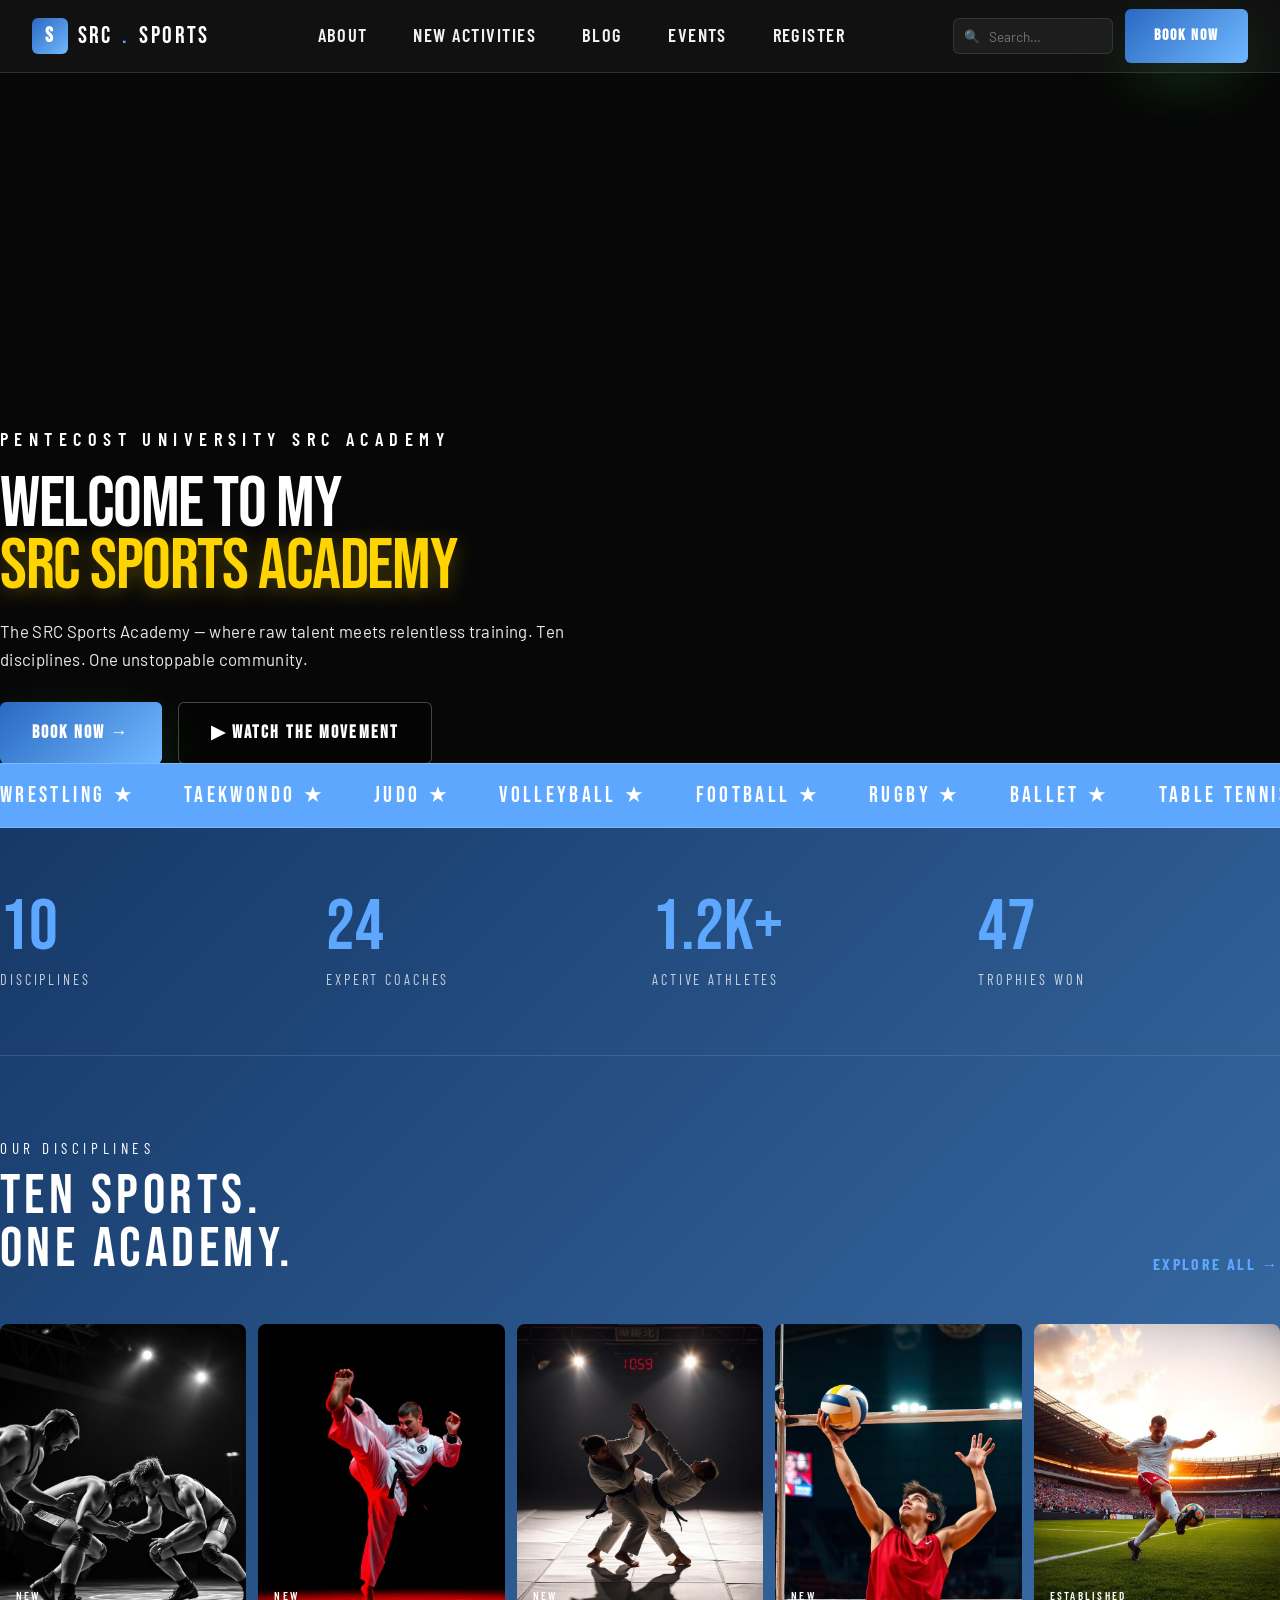
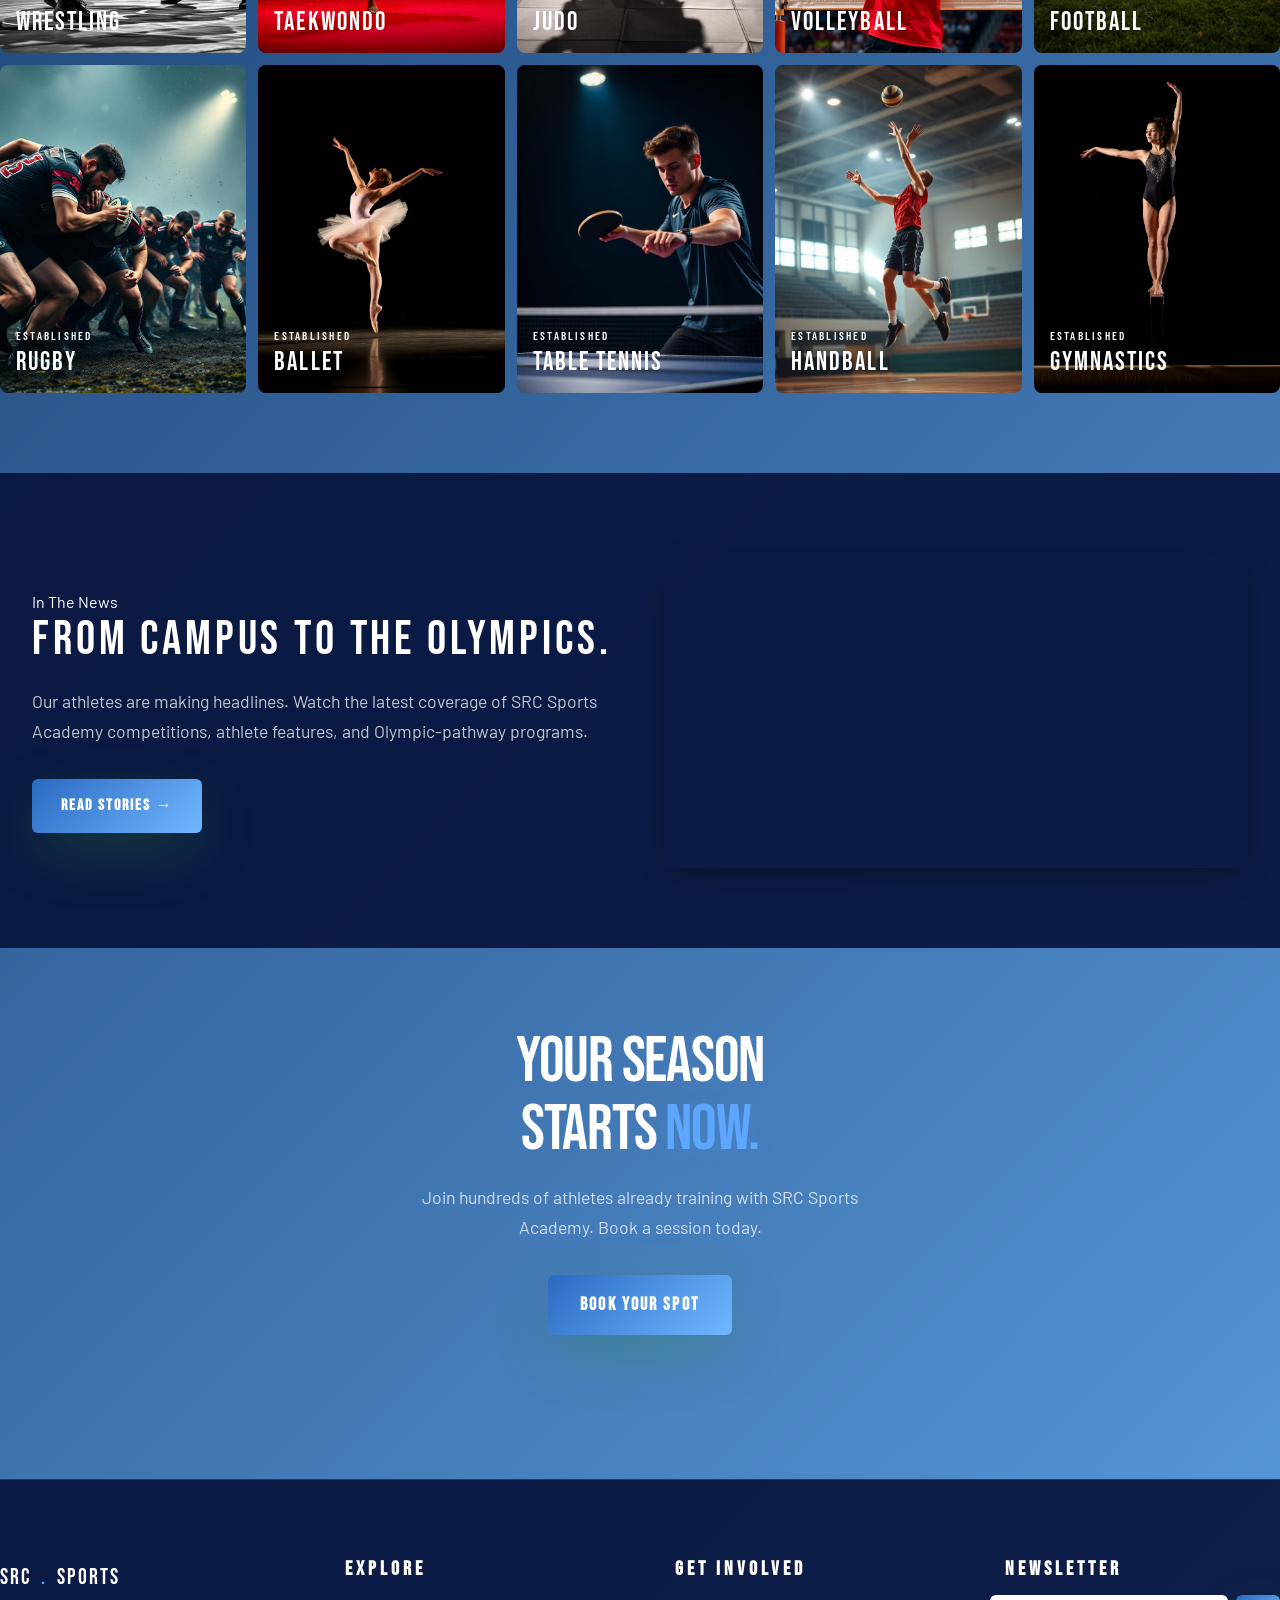
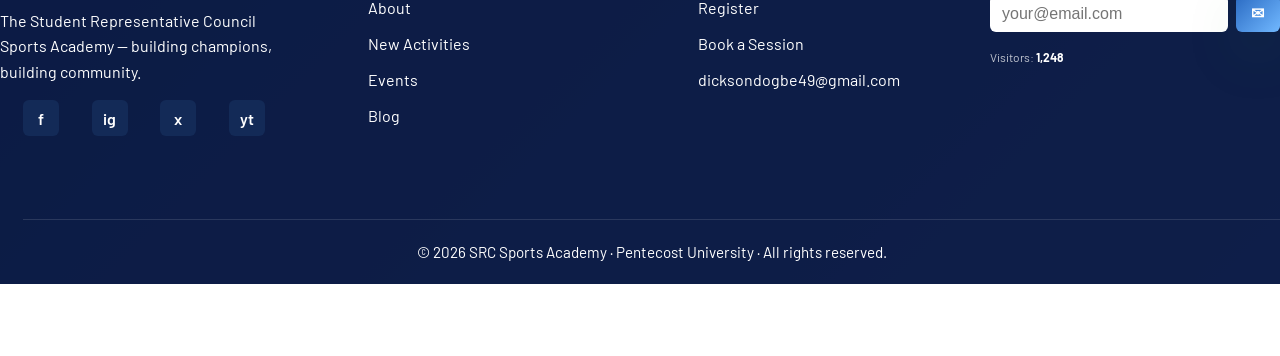
<file: index.html>
<!DOCTYPE html>
<html lang="en">
<head>
<meta charset="UTF-8">
<meta name="viewport" content="width=device-width, initial-scale=0.0">
<title>SRC Sports Academy — Built for Champions</title>
<meta name="description" content="Ten disciplines. One unstoppable community. Train with SRC Sports Academy at Pentecost University.">
<link rel="stylesheet" href="styles.css">
</head>
<body>

<header class="nav">
  <div class="container nav-inner">
    <a href="index.html" class="logo"><span class="logo-mark">S</span>SRC<span class="dot">.</span>SPORTS</a>
    <nav class="nav-links" aria-label="Primary navigation">
      
      <a href="about.html">About</a>
      <a href="activities.html">New Activities</a>
      <a href="blog.html">Blog</a>
      <a href="events.html">Events</a>
      <a href="register.html">Register</a>
    </nav>
    <div class="nav-right">
      <form class="search-form search-box"><input type="search" placeholder="Search…" aria-label="Search site"></form>
      <a href="book.html" class="btn btn-primary">Book Now</a>
      <button class="hamburger" aria-label="Open menu" aria-expanded="false" aria-controls="mobile-menu">☰</button>
    </div>
  </div>
  <div class="mobile-menu" id="mobile-menu">
    <a href="about.html">About</a><a href="activities.html">New Activities</a>
    <a href="blog.html">Blog</a><a href="events.html">Events</a><a href="register.html">Register</a>
    <a href="book.html" class="btn btn-primary">Book Now</a>
  </div>
</header>

<main>
<section class="hero">
  <iframe class="bg" src="https://www.youtube.com/embed/mai8kYTxXQQ?si=MRaNO6409e7g4KcK&autoplay=1&mute=1" title="YouTube video player" frameborder="0" allow="accelerometer; autoplay; clipboard-write; encrypted-media; gyroscope; picture-in-picture; web-share" referrerpolicy="strict-origin-when-cross-origin" allowfullscreen style="position:absolute;inset:0;border:none;width:100%;height:100%;z-index:0"></iframe>
  <div class="overlay"></div><div class="overlay2"></div>
  <div class="container hero-content">
    <p class="eyebrow fade-up">Pentecost University SRC Academy</p>
    <h1 class="fade-up d1">WELCOME TO MY<br><span class="accent">SRC SPORTS ACADEMY</span></h1>
    <p class="lead fade-up d2">The SRC Sports Academy — where raw talent meets relentless training. Ten disciplines. One unstoppable community.</p>
    <div class="hero-actions fade-up d3">
      <a href="book.html" class="btn btn-primary btn-lg">Book Now →</a>
      <a href="activities.html" class="btn btn-outline btn-lg">▶ Watch the Movement</a>
    </div>
  </div>
  <div class="marquee">
    <div class="marquee-track">
      <span>WRESTLING <span class="star">★</span></span><span>TAEKWONDO <span class="star">★</span></span>
      <span>JUDO <span class="star">★</span></span><span>VOLLEYBALL <span class="star">★</span></span>
      <span>FOOTBALL <span class="star">★</span></span><span>RUGBY <span class="star">★</span></span>
      <span>BALLET <span class="star">★</span></span><span>TABLE TENNIS <span class="star">★</span></span>
      <span>HANDBALL <span class="star">★</span></span><span>GYMNASTICS <span class="star">★</span></span>
      <span>WRESTLING <span class="star">★</span></span><span>TAEKWONDO <span class="star">★</span></span>
      <span>JUDO <span class="star">★</span></span><span>VOLLEYBALL <span class="star">★</span></span>
      <span>FOOTBALL <span class="star">★</span></span><span>RUGBY <span class="star">★</span></span>
      <span>BALLET <span class="star">★</span></span><span>TABLE TENNIS <span class="star">★</span></span>
      <span>HANDBALL <span class="star">★</span></span><span>GYMNASTICS <span class="star">★</span></span>
    </div>
    
  </div>
</section>

<section class="container stats">
  <div class="stat"><div class="num">10</div><div class="lbl">Disciplines</div></div>
  <div class="stat"><div class="num">24</div><div class="lbl">Expert Coaches</div></div>
  <div class="stat"><div class="num">1.2K+</div><div class="lbl">Active Athletes</div></div>
  <div class="stat"><div class="num">47</div><div class="lbl">Trophies Won</div></div>
</section>

<section class="container block">
  <div class="section-head">
    <div>
      <p class="small">Our Disciplines</p>
      <h2>TEN SPORTS.<br>ONE ACADEMY.</h2>
    </div>
    <a href="activities.html" class="more">Explore All →</a>
  </div>
  <div class="sports-grid">
    <article class="sport-card"><img src="images/sport-wrestling.jpg" alt="Wrestling"><div class="overlay"></div><div class="meta"><span class="tag">New</span><h3>Wrestling</h3></div></article>
    <article class="sport-card"><img src="images/sport-taekwondo.jpg" alt="Taekwondo"><div class="overlay"></div><div class="meta"><span class="tag">New</span><h3>Taekwondo</h3></div></article>
    <article class="sport-card"><img src="images/sport-judo.jpg" alt="Judo"><div class="overlay"></div><div class="meta"><span class="tag">New</span><h3>Judo</h3></div></article>
    <article class="sport-card"><img src="images/sport-volleyball.jpg" alt="Volleyball"><div class="overlay"></div><div class="meta"><span class="tag">New</span><h3>Volleyball</h3></div></article>
    <article class="sport-card"><img src="images/sport-football.jpg" alt="Football"><div class="overlay"></div><div class="meta"><span class="tag">Established</span><h3>Football</h3></div></article>
    <article class="sport-card"><img src="images/sport-rugby.jpg" alt="Rugby"><div class="overlay"></div><div class="meta"><span class="tag">Established</span><h3>Rugby</h3></div></article>
    <article class="sport-card"><img src="images/sport-ballet.jpg" alt="Ballet"><div class="overlay"></div><div class="meta"><span class="tag">Established</span><h3>Ballet</h3></div></article>
    <article class="sport-card"><img src="images/sport-tabletennis.jpg" alt="Table Tennis"><div class="overlay"></div><div class="meta"><span class="tag">Established</span><h3>Table Tennis</h3></div></article>
    <article class="sport-card"><img src="images/sport-handball.jpg" alt="Handball"><div class="overlay"></div><div class="meta"><span class="tag">Established</span><h3>Handball</h3></div></article>
    <article class="sport-card"><img src="images/sport-gymnastics.jpg" alt="Gymnastics"><div class="overlay"></div><div class="meta"><span class="tag">Established</span><h3>Gymnastics</h3></div></article>
  </div>
</section>

<section class="media">
  <div class="container media-grid">
    <div>
      <p class="small" >In The News</p>
      <h2 >FROM CAMPUS TO THE OLYMPICS.</h2>
      <p class="media-copy">Our athletes are making headlines. Watch the latest coverage of SRC Sports Academy competitions, athlete features, and Olympic-pathway programs.</p>
      <a href="blog.html" class="btn btn-primary">Read Stories →</a>
    </div>
    <iframe width="560" height="315" src="https://www.youtube.com/embed/mai8kYTxXQQ?si=MRaNO6409e7g4KcK&autoplay=1&mute=1" title="YouTube video player" frameborder="0" allow="accelerometer; autoplay; clipboard-write; encrypted-media; gyroscope; picture-in-picture; web-share" referrerpolicy="strict-origin-when-cross-origin" allowfullscreen></iframe>
  </div>
</section>

<section class="container cta">
  <h2>YOUR SEASON<br>STARTS <span class="accent">NOW.</span></h2>
  <p class="cta-copy">Join hundreds of athletes already training with SRC Sports Academy. Book a session today.</p>
  <a href="book.html" class="btn btn-primary btn-lg">Book Your Spot</a>
</section>
</main>

<footer class="footer">
  <div class="container footer-inner">
    <div>
      <div class="logo">SRC<span class="dot">.</span>SPORTS</div>
      <p class="footer-copy">The Student Representative Council Sports Academy — building champions, building community.</p>
      <div class="socials"><a href="#">f</a><a href="#">ig</a><a href="#">x</a><a href="#">yt</a></div>
    </div>
    <div><h4>Explore</h4><ul><li><a href="about.html">About</a></li><li><a href="activities.html">New Activities</a></li><li><a href="events.html">Events</a></li><li><a href="blog.html">Blog</a></li></ul></div>
    <div><h4>Get Involved</h4><ul><li><a href="register.html">Register</a></li><li><a href="book.html">Book a Session</a></li><li><a href="mailto:hello@srcsports.edu">dicksondogbe49@gmail.com</a></li></ul></div>
    <div>
      <h4>Newsletter</h4>
      <form class="newsletter"><label class="sr-only" for="newsletter-home">Email address</label><input id="newsletter-home" type="email" required placeholder="your@email.com"><button class="btn btn-primary" aria-label="Subscribe to newsletter">✉</button></form>
      <p class="visitor-info">Visitors: <span id="visitor-count">1,247</span></p>
    </div>
  </div>
  <div class="copyright">© 2026 SRC Sports Academy · Pentecost University · All rights reserved.</div>
</footer>

<script src="script.js"></script>
</body>
</html>
</file>
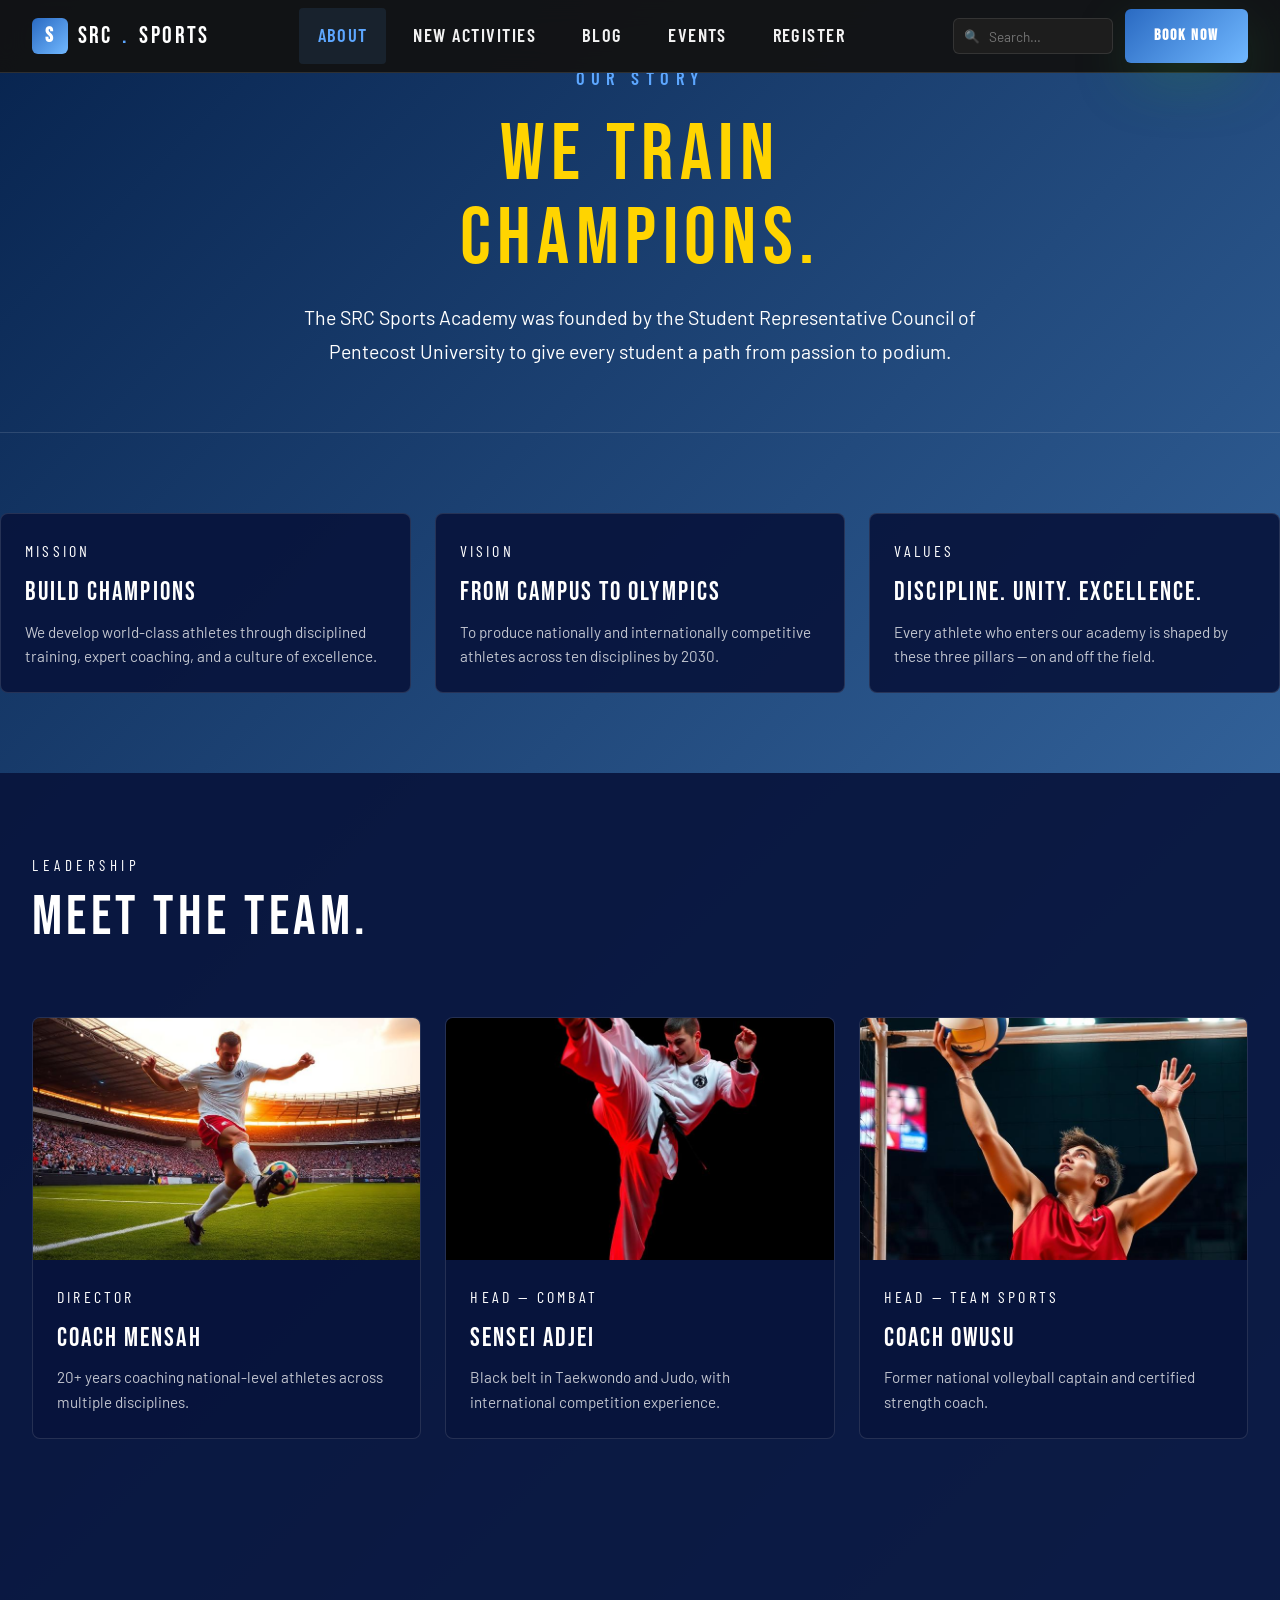
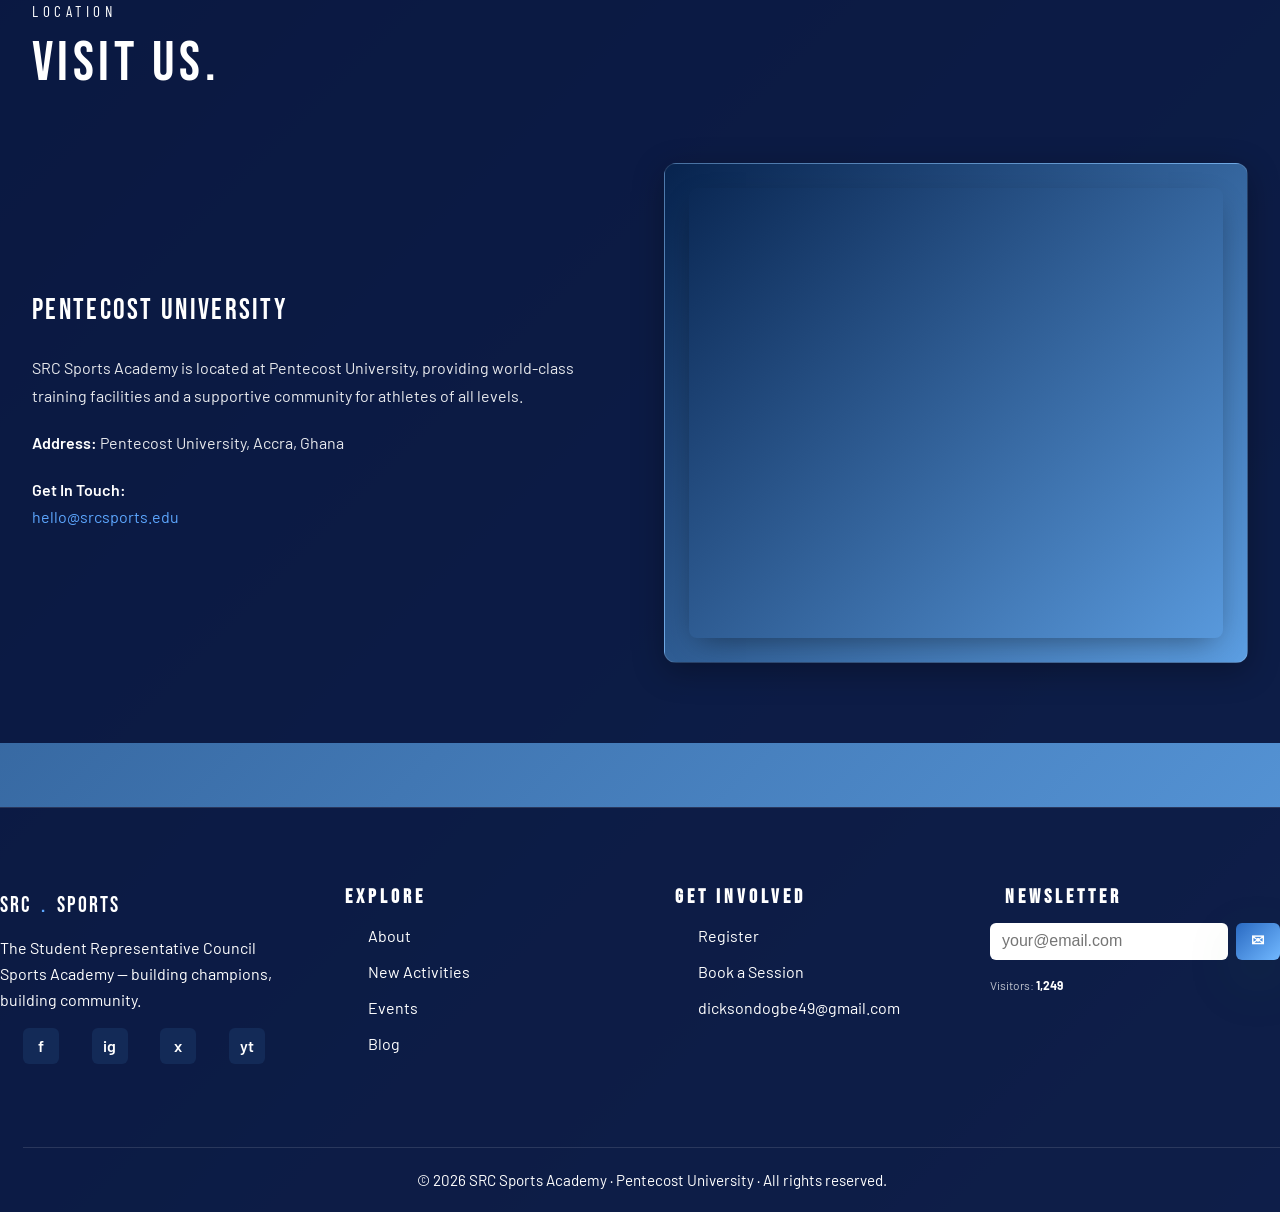
<file: about.html>
<!DOCTYPE html>
<html lang="en">
<head>
<meta charset="UTF-8"><meta name="viewport" content="width=device-width, initial-scale=0.0">
<title>About — SRC Sports Academy</title>
<link rel="stylesheet" href="styles.css">
</head>
<body>

<header class="nav">
  <div class="container nav-inner">
    <a href="index.html" class="logo"><span class="logo-mark">S</span>SRC<span class="dot">.</span>SPORTS</a>
    <nav class="nav-links" aria-label="Primary navigation">
      <a href="about.html">About</a><a href="activities.html">New Activities</a>
      <a href="blog.html">Blog</a><a href="events.html">Events</a><a href="register.html">Register</a>
    </nav>
    <div class="nav-right">
      <form class="search-form search-box"><input type="search" placeholder="Search…" aria-label="Search site"></form>
      <a href="book.html" class="btn btn-primary">Book Now</a>
      <button class="hamburger" aria-label="Open menu" aria-expanded="false" aria-controls="mobile-menu">☰</button>
    </div>
  </div>
  <div class="mobile-menu" id="mobile-menu">
    <a href="about.html">About</a><a href="activities.html">New Activities</a>
    <a href="blog.html">Blog</a><a href="events.html">Events</a><a href="register.html">Register</a>
    <a href="book.html" class="btn btn-primary">Book Now</a>
  </div>
</header>

<main>
<section class="container page-header centered-header">
  <p class="eyebrow eyebrow-primary">Our Story</p>
  <h1>WE TRAIN<br>CHAMPIONS.</h1>
  <p class="sub">The SRC Sports Academy was founded by the Student Representative Council of Pentecost University to give every student a path from passion to podium.</p>
</section>

<section class="container block">
  <div class="card-grid cols-3">
    <div class="card"><div class="card-body"><span class="tag">Mission</span><h3>Build Champions</h3><p>We develop world-class athletes through disciplined training, expert coaching, and a culture of excellence.</p></div></div>
    <div class="card"><div class="card-body"><span class="tag">Vision</span><h3>From Campus to Olympics</h3><p>To produce nationally and internationally competitive athletes across ten disciplines by 2030.</p></div></div>
    <div class="card"><div class="card-body"><span class="tag">Values</span><h3>Discipline. Unity. Excellence.</h3><p>Every athlete who enters our academy is shaped by these three pillars — on and off the field.</p></div></div>
  </div>
</section>

<section class="media"><div class="container">
  <div class="section-head"><div><p class="small">Leadership</p><h2>MEET THE TEAM.</h2></div></div>
  <div class="card-grid cols-3">
    <div class="card"><img src="images/sport-football.jpg" alt=""><div class="card-body"><span class="tag">Director</span><h3>Coach Mensah</h3><p>20+ years coaching national-level athletes across multiple disciplines.</p></div></div>
    <div class="card"><img src="images/sport-taekwondo.jpg" alt=""><div class="card-body"><span class="tag">Head — Combat</span><h3>Sensei Adjei</h3><p>Black belt in Taekwondo and Judo, with international competition experience.</p></div></div>
    <div class="card"><img src="images/sport-volleyball.jpg" alt=""><div class="card-body"><span class="tag">Head — Team Sports</span><h3>Coach Owusu</h3><p>Former national volleyball captain and certified strength coach.</p></div></div>
  </div>
</div></section>

<section class="media location-section"><div class="container">
  <div class="section-head"><div><p class="small">Location</p><h2>VISIT US.</h2></div></div>
  <div class="location-grid">
    <div class="location-info">
      <h3>Pentecost University</h3>
      <p>SRC Sports Academy is located at Pentecost University, providing world-class training facilities and a supportive community for athletes of all levels.</p>
      <p><strong>Address:</strong> Pentecost University, Accra, Ghana</p>
      <p><strong>Get In Touch:</strong><br><a href="mailto:hello@srcsports.edu">hello@srcsports.edu</a></p>
    </div>
    <div class="location-map">
      <iframe src="https://www.google.com/maps/embed?pb=!1m18!1m12!1m3!1d3970.5972873975575!2d-0.2766762260123727!3d5.626313632940694!2m3!1f0!2f0!3f0!3m2!1i1024!2i768!4f13.1!3m3!1m2!1s0xfdf98c25ce18e1d%3A0xa488794859304f7!2sPentecost%20University!5e0!3m2!1sen!2sgh!4v1781170426734!5m2!1sen!2sgh" width="600" height="450" style="border:0;" allowfullscreen="" loading="lazy" referrerpolicy="no-referrer-when-downgrade"></iframe>
    </div>
  </div>
</div></section>
</main>

<footer class="footer">
  <div class="container footer-inner">
    <div>
      <div class="logo">SRC<span class="dot">.</span>SPORTS</div>
      <p class="footer-copy">The Student Representative Council Sports Academy — building champions, building community.</p>
      <div class="socials"><a href="#">f</a><a href="#">ig</a><a href="#">x</a><a href="#">yt</a></div>
    </div>
    <div><h4>Explore</h4><ul><li><a href="about.html">About</a></li><li><a href="activities.html">New Activities</a></li><li><a href="events.html">Events</a></li><li><a href="blog.html">Blog</a></li></ul></div>
    <div><h4>Get Involved</h4><ul><li><a href="register.html">Register</a></li><li><a href="book.html">Book a Session</a></li><li><a href="mailto:hello@srcsports.edu">dicksondogbe49@gmail.com</a></li></ul></div>
    <div>
      <h4>Newsletter</h4>
      <form class="newsletter"><label class="sr-only" for="newsletter-about">Email address</label><input id="newsletter-about" type="email" required placeholder="your@email.com"><button class="btn btn-primary" aria-label="Subscribe to newsletter">✉</button></form>
      <p class="visitor-info">Visitors: <span id="visitor-count">1,247</span></p>
    </div>
  </div>
  <div class="copyright">© 2026 SRC Sports Academy · Pentecost University · All rights reserved.</div>
</footer>

<script src="script.js"></script>
</body>
</html>
</file>
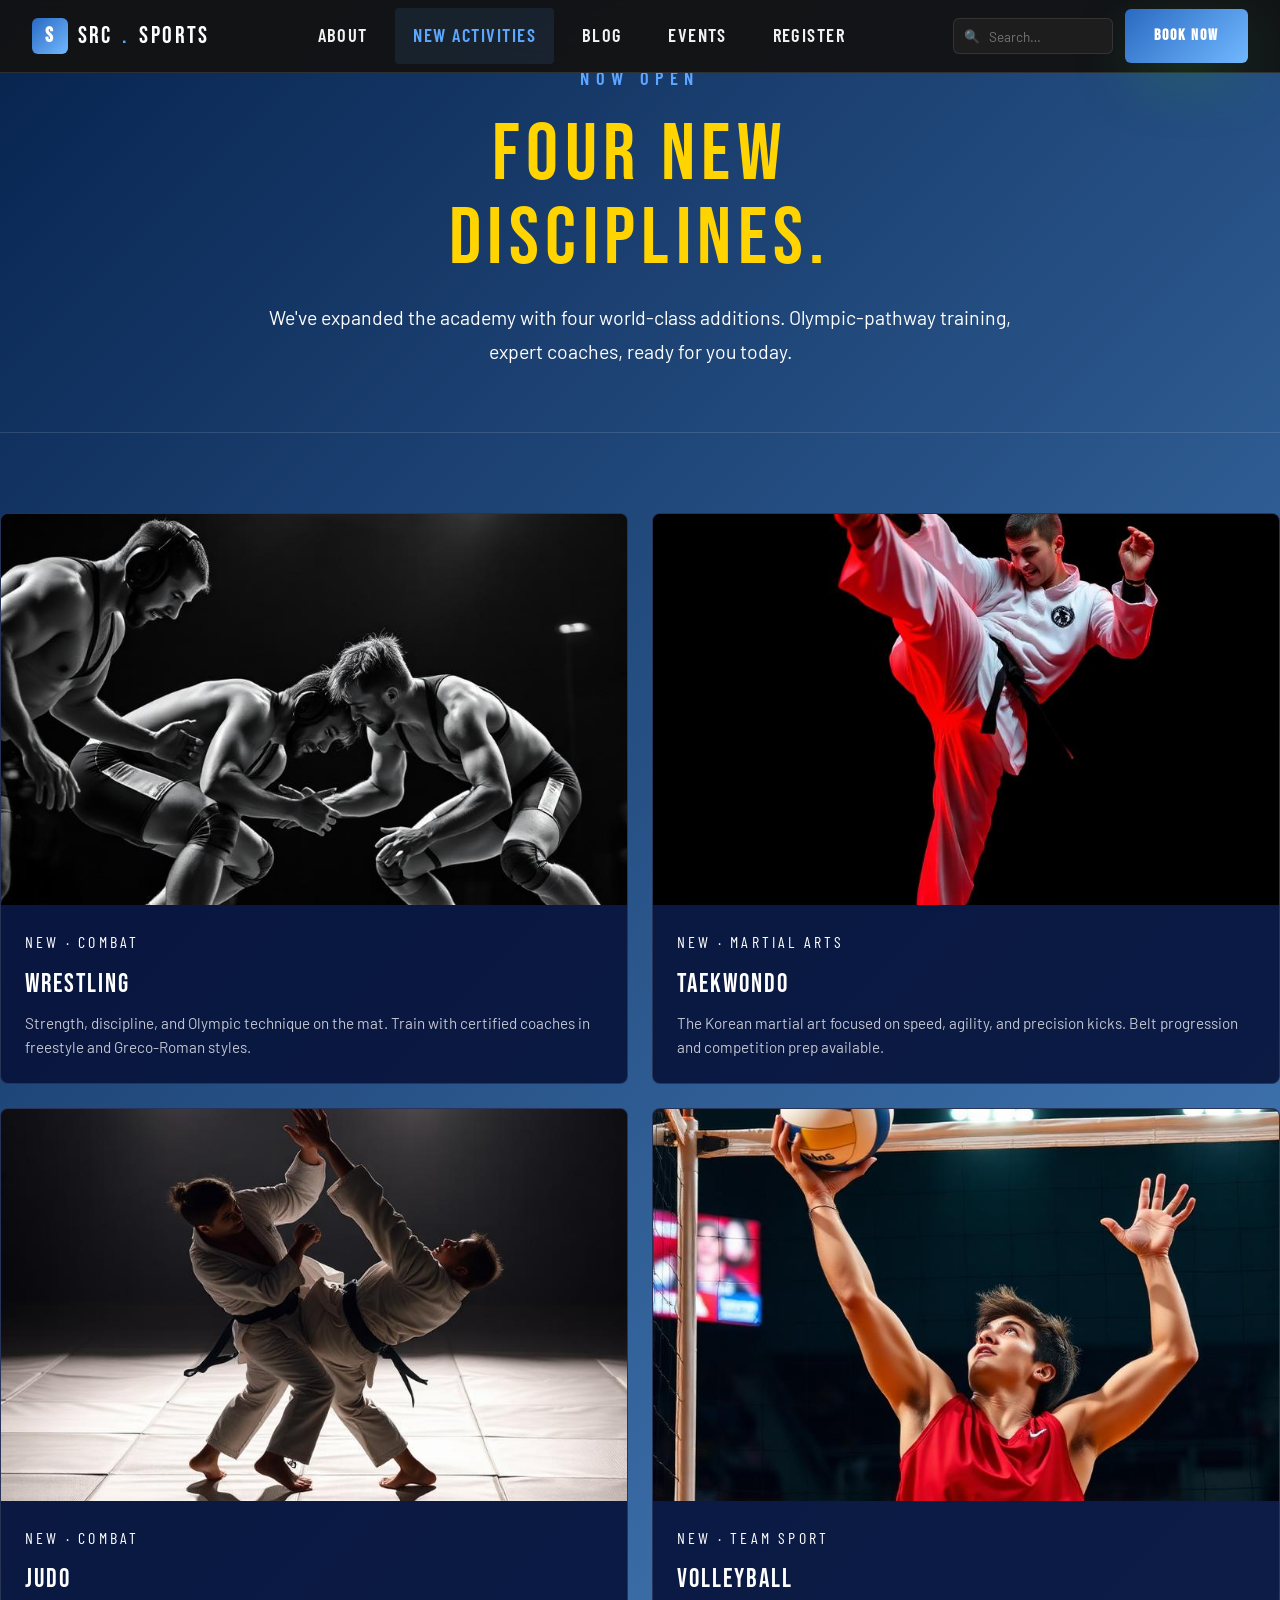
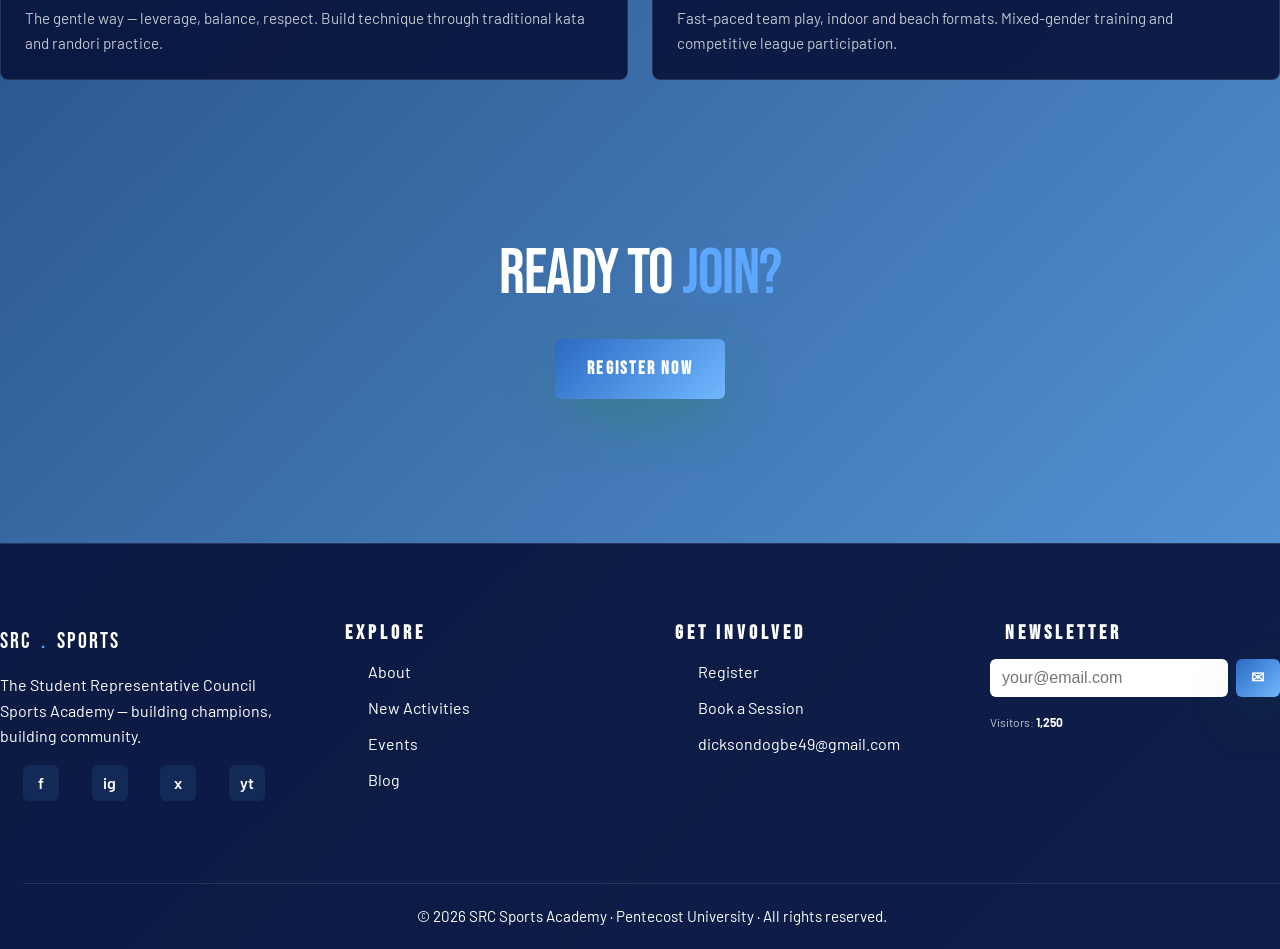
<file: activities.html>
<!DOCTYPE html>
<html lang="en">
<head>
<meta charset="UTF-8"><meta name="viewport" content="width=device-width, initial-scale=1.0">
<title>New Activities — SRC Sports Academy</title>
<link rel="stylesheet" href="styles.css">
</head>
<body>

<header class="nav">
  <div class="container nav-inner">
    <a href="index.html" class="logo"><span class="logo-mark">S</span>SRC<span class="dot">.</span>SPORTS</a>
    <nav class="nav-links" aria-label="Primary navigation"><a href="about.html">About</a><a href="activities.html">New Activities</a><a href="blog.html">Blog</a><a href="events.html">Events</a><a href="register.html">Register</a></nav>
    <div class="nav-right"><form class="search-form search-box"><input type="search" placeholder="Search…" aria-label="Search site"></form><a href="book.html" class="btn btn-primary">Book Now</a><button class="hamburger" aria-label="Open menu" aria-expanded="false" aria-controls="mobile-menu">☰</button></div>
  </div>
  <div class="mobile-menu" id="mobile-menu"><a href="about.html">About</a><a href="activities.html">New Activities</a><a href="blog.html">Blog</a><a href="events.html">Events</a><a href="register.html">Register</a><a href="book.html" class="btn btn-primary">Book Now</a></div>
</header>

<main>
<section class="container page-header centered-header">
  <p class="eyebrow eyebrow-primary">Now Open</p>
  <h1>FOUR NEW<br>DISCIPLINES.</h1>
  <p class="sub">We've expanded the academy with four world-class additions. Olympic-pathway training, expert coaches, ready for you today.</p>
</section>

<section class="container block">
  <div class="card-grid">
    <div class="card"><img src="images/sport-wrestling.jpg" alt="Wrestling"><div class="card-body"><span class="tag">New · Combat</span><h3>Wrestling</h3><p>Strength, discipline, and Olympic technique on the mat. Train with certified coaches in freestyle and Greco-Roman styles.</p></div></div>
    <div class="card"><img src="images/sport-taekwondo.jpg" alt="Taekwondo"><div class="card-body"><span class="tag">New · Martial Arts</span><h3>Taekwondo</h3><p>The Korean martial art focused on speed, agility, and precision kicks. Belt progression and competition prep available.</p></div></div>
    <div class="card"><img src="images/sport-judo.jpg" alt="Judo"><div class="card-body"><span class="tag">New · Combat</span><h3>Judo</h3><p>The gentle way — leverage, balance, respect. Build technique through traditional kata and randori practice.</p></div></div>
    <div class="card"><img src="images/sport-volleyball.jpg" alt="Volleyball"><div class="card-body"><span class="tag">New · Team Sport</span><h3>Volleyball</h3><p>Fast-paced team play, indoor and beach formats. Mixed-gender training and competitive league participation.</p></div></div>
  </div>
</section>

<section class="container cta"><h2>READY TO <span class="accent">JOIN?</span></h2><a href="register.html" class="btn btn-primary btn-lg">Register Now</a></section>
</main>

<footer class="footer">
  <div class="container footer-inner">
    <div>
      <div class="logo">SRC<span class="dot">.</span>SPORTS</div>
      <p class="footer-copy">The Student Representative Council Sports Academy — building champions, building community.</p>
      <div class="socials"><a href="#">f</a><a href="#">ig</a><a href="#">x</a><a href="#">yt</a></div>
    </div>
    <div><h4>Explore</h4><ul><li><a href="about.html">About</a></li><li><a href="activities.html">New Activities</a></li><li><a href="events.html">Events</a></li><li><a href="blog.html">Blog</a></li></ul></div>
    <div><h4>Get Involved</h4><ul><li><a href="register.html">Register</a></li><li><a href="book.html">Book a Session</a></li><li><a href="mailto:hello@srcsports.edu">dicksondogbe49@gmail.com</a></li></ul></div>
    <div>
      <h4>Newsletter</h4>
      <form class="newsletter"><label class="sr-only" for="newsletter-activities">Email address</label><input id="newsletter-activities" type="email" required placeholder="your@email.com"><button class="btn btn-primary" aria-label="Subscribe to newsletter">✉</button></form>
      <p class="visitor-info">Visitors: <span id="visitor-count">1,247</span></p>
    </div>
  </div>
  <div class="copyright">© 2026 SRC Sports Academy · Pentecost University · All rights reserved.</div>
</footer>

<script src="script.js"></script>
</body>
</html>
</file>
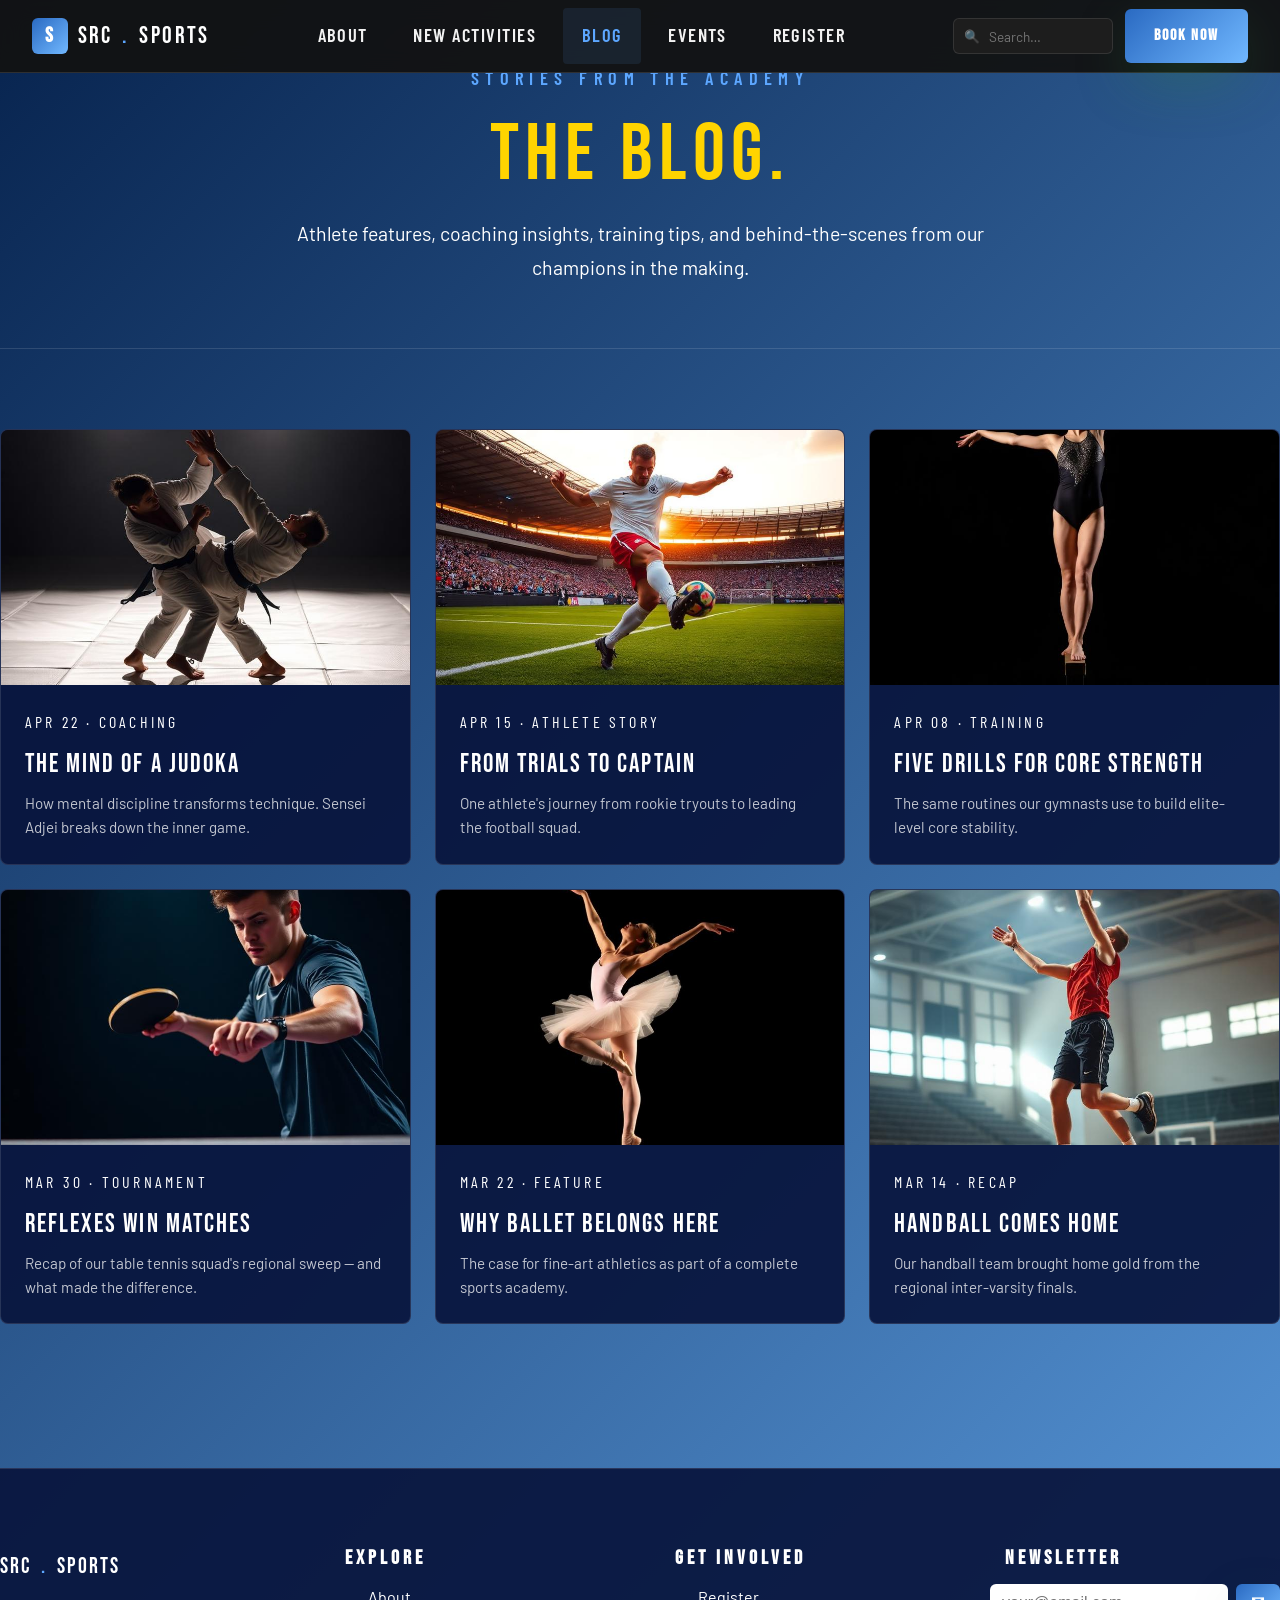
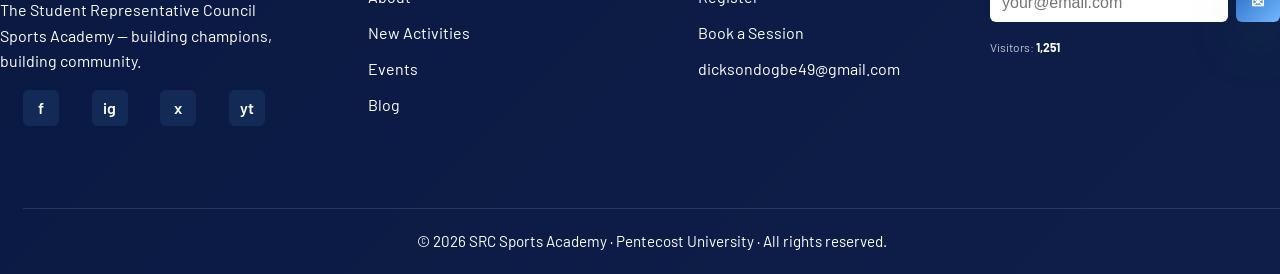
<file: blog.html>
<!DOCTYPE html>
<html lang="en">
<head>
<meta charset="UTF-8"><meta name="viewport" content="width=device-width, initial-scale=1.0">
<title>Blog — SRC Sports Academy</title>
<link rel="stylesheet" href="styles.css">
</head>
<body>

<header class="nav">
  <div class="container nav-inner">
    <a href="index.html" class="logo"><span class="logo-mark">S</span>SRC<span class="dot">.</span>SPORTS</a>
    <nav class="nav-links" aria-label="Primary navigation"><a href="about.html">About</a><a href="activities.html">New Activities</a><a href="blog.html">Blog</a><a href="events.html">Events</a><a href="register.html">Register</a></nav>
    <div class="nav-right"><form class="search-form search-box"><input type="search" placeholder="Search…" aria-label="Search site"></form><a href="book.html" class="btn btn-primary">Book Now</a><button class="hamburger" aria-label="Open menu" aria-expanded="false" aria-controls="mobile-menu">☰</button></div>
  </div>
  <div class="mobile-menu" id="mobile-menu"><a href="about.html">About</a><a href="activities.html">New Activities</a><a href="blog.html">Blog</a><a href="events.html">Events</a><a href="register.html">Register</a><a href="book.html" class="btn btn-primary">Book Now</a></div>
</header>

<main>
<section class="container page-header centered-header">
  <p class="eyebrow eyebrow-primary">Stories From The Academy</p>
  <h1>THE BLOG.</h1>
  <p class="sub">Athlete features, coaching insights, training tips, and behind-the-scenes from our champions in the making.</p>
</section>

<section class="container block">
  <div class="card-grid cols-3">
    <div class="card"><img src="images/sport-judo.jpg" alt=""><div class="card-body"><span class="tag">Apr 22 · Coaching</span><h3>The Mind of a Judoka</h3><p>How mental discipline transforms technique. Sensei Adjei breaks down the inner game.</p></div></div>
    <div class="card"><img src="images/sport-football.jpg" alt=""><div class="card-body"><span class="tag">Apr 15 · Athlete Story</span><h3>From Trials to Captain</h3><p>One athlete's journey from rookie tryouts to leading the football squad.</p></div></div>
    <div class="card"><img src="images/sport-gymnastics.jpg" alt=""><div class="card-body"><span class="tag">Apr 08 · Training</span><h3>Five Drills for Core Strength</h3><p>The same routines our gymnasts use to build elite-level core stability.</p></div></div>
    <div class="card"><img src="images/sport-tabletennis.jpg" alt=""><div class="card-body"><span class="tag">Mar 30 · Tournament</span><h3>Reflexes Win Matches</h3><p>Recap of our table tennis squad's regional sweep — and what made the difference.</p></div></div>
    <div class="card"><img src="images/sport-ballet.jpg" alt=""><div class="card-body"><span class="tag">Mar 22 · Feature</span><h3>Why Ballet Belongs Here</h3><p>The case for fine-art athletics as part of a complete sports academy.</p></div></div>
    <div class="card"><img src="images/sport-handball.jpg" alt=""><div class="card-body"><span class="tag">Mar 14 · Recap</span><h3>Handball Comes Home</h3><p>Our handball team brought home gold from the regional inter-varsity finals.</p></div></div>
  </div>
</section>
</main>

<footer class="footer">
  <div class="container footer-inner">
    <div>
      <div class="logo">SRC<span class="dot">.</span>SPORTS</div>
      <p class="footer-copy">The Student Representative Council Sports Academy — building champions, building community.</p>
      <div class="socials"><a href="#">f</a><a href="#">ig</a><a href="#">x</a><a href="#">yt</a></div>
    </div>
    <div><h4>Explore</h4><ul><li><a href="about.html">About</a></li><li><a href="activities.html">New Activities</a></li><li><a href="events.html">Events</a></li><li><a href="blog.html">Blog</a></li></ul></div>
    <div><h4>Get Involved</h4><ul><li><a href="register.html">Register</a></li><li><a href="book.html">Book a Session</a></li><li><a href="mailto:hello@srcsports.edu">dicksondogbe49@gmail.com</a></li></ul></div>
    <div>
      <h4>Newsletter</h4>
      <form class="newsletter"><label class="sr-only" for="newsletter-blog">Email address</label><input id="newsletter-blog" type="email" required placeholder="your@email.com"><button class="btn btn-primary" aria-label="Subscribe to newsletter">✉</button></form>
      <p class="visitor-info">Visitors: <span id="visitor-count">1,247</span></p>
    </div>
  </div>
  <div class="copyright">© 2026 SRC Sports Academy · Pentecost University · All rights reserved.</div>
</footer>

<script src="script.js"></script>
</body>
</html>
</file>
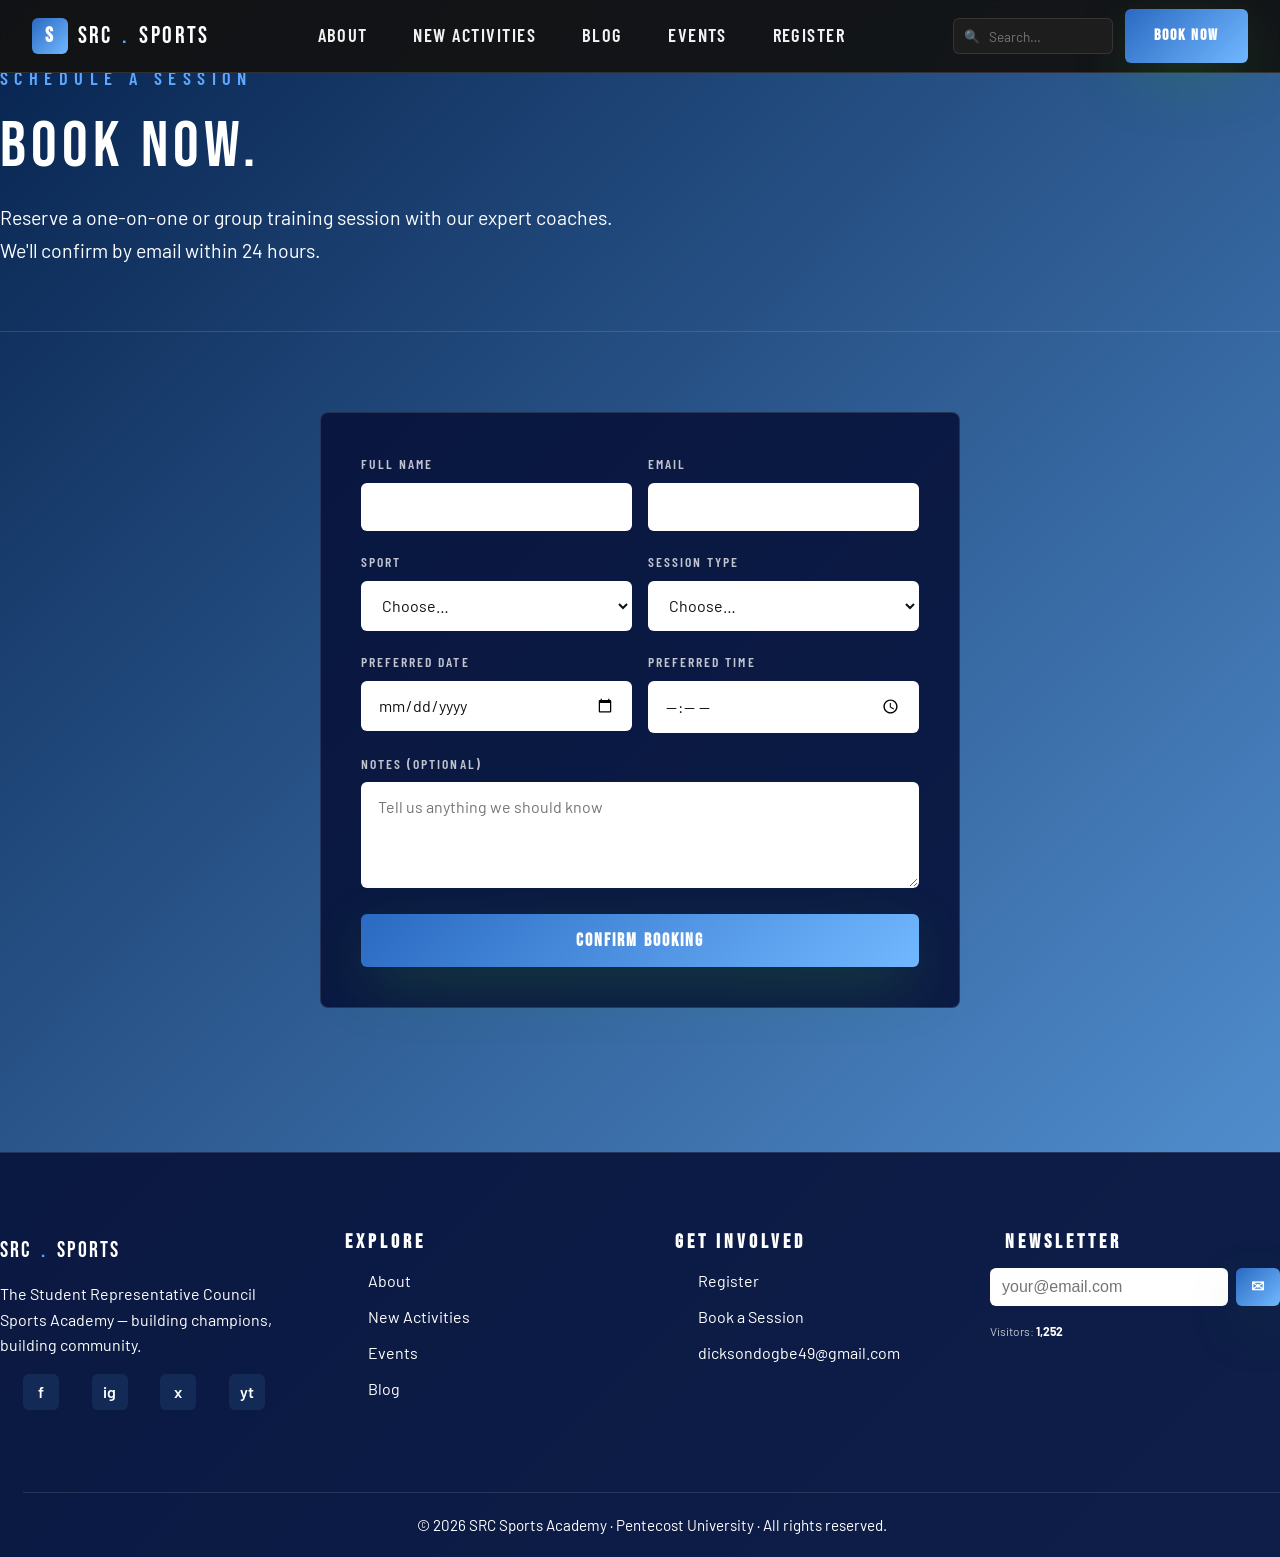
<file: book.html>
<!DOCTYPE html>
<html lang="en">
<head>
<meta charset="UTF-8"><meta name="viewport" content="width=device-width, initial-scale=1.0">
<title>Book a Session — SRC Sports Academy</title>
<link rel="stylesheet" href="styles.css">
</head>
<body>

<header class="nav">
  <div class="container nav-inner">
    <a href="index.html" class="logo"><span class="logo-mark">S</span>SRC<span class="dot">.</span>SPORTS</a>
    <nav class="nav-links" aria-label="Primary navigation"><a href="about.html">About</a><a href="activities.html">New Activities</a><a href="blog.html">Blog</a><a href="events.html">Events</a><a href="register.html">Register</a></nav>
    <div class="nav-right"><form class="search-form search-box"><input type="search" placeholder="Search…" aria-label="Search site"></form><a href="book.html" class="btn btn-primary">Book Now</a><button class="hamburger" aria-label="Open menu" aria-expanded="false" aria-controls="mobile-menu">☰</button></div>
  </div>
  <div class="mobile-menu" id="mobile-menu"><a href="about.html">About</a><a href="activities.html">New Activities</a><a href="blog.html">Blog</a><a href="events.html">Events</a><a href="register.html">Register</a><a href="book.html" class="btn btn-primary">Book Now</a></div>
</header>

<main>
<section class="container page-header">
  <p class="eyebrow eyebrow-primary">Schedule A Session</p>
  <h1>BOOK NOW.</h1>
  <p class="sub">Reserve a one-on-one or group training session with our expert coaches. We'll confirm by email within 24 hours.</p>
</section>

<section class="container block">
  <div id="book-success" class="success success-message hidden">✓ Session booked! Check your email for confirmation.</div>
  <form id="book-form" class="form" novalidate>
    <div class="row-2">
      <div class="form-row"><label for="book-name">Full Name</label><input id="book-name" type="text" required autocomplete="name"></div>
      <div class="form-row"><label for="book-email">Email</label><input id="book-email" type="email" required autocomplete="email"></div>
    </div>
    <div class="row-2">
      <div class="form-row"><label for="book-sport">Sport</label>
        <select id="book-sport" required><option value="">Choose…</option><option>Wrestling</option><option>Taekwondo</option><option>Judo</option><option>Volleyball</option><option>Football</option><option>Rugby</option><option>Ballet</option><option>Table Tennis</option><option>Handball</option><option>Gymnastics</option></select>
      </div>
      <div class="form-row"><label for="book-session">Session Type</label>
        <select id="book-session" required><option value="">Choose…</option><option>1-on-1 Coaching</option><option>Group Class</option><option>Team Training</option></select>
      </div>
    </div>
    <div class="row-2">
      <div class="form-row"><label for="book-date">Preferred Date</label><input id="book-date" type="date" required></div>
      <div class="form-row"><label for="book-time">Preferred Time</label><input id="book-time" type="time" required></div>
    </div>
    <div class="form-row"><label for="book-notes">Notes (optional)</label><textarea id="book-notes" rows="4" placeholder="Tell us anything we should know"></textarea></div>
    <button type="submit" class="btn btn-primary btn-lg btn-full">Confirm Booking</button>
  </form>
</section>
</main>

<footer class="footer">
  <div class="container footer-inner">
    <div>
      <div class="logo">SRC<span class="dot">.</span>SPORTS</div>
      <p class="footer-copy">The Student Representative Council Sports Academy — building champions, building community.</p>
      <div class="socials"><a href="#">f</a><a href="#">ig</a><a href="#">x</a><a href="#">yt</a></div>
    </div>
    <div><h4>Explore</h4><ul><li><a href="about.html">About</a></li><li><a href="activities.html">New Activities</a></li><li><a href="events.html">Events</a></li><li><a href="blog.html">Blog</a></li></ul></div>
    <div><h4>Get Involved</h4><ul><li><a href="register.html">Register</a></li><li><a href="book.html">Book a Session</a></li><li><a href="mailto:hello@srcsports.edu">dicksondogbe49@gmail.com</a></li></ul></div>
    <div>
      <h4>Newsletter</h4>
      <form class="newsletter"><label class="sr-only" for="newsletter-book">Email address</label><input id="newsletter-book" type="email" required placeholder="your@email.com"><button class="btn btn-primary" aria-label="Subscribe to newsletter">✉</button></form>
      <p class="visitor-info">Visitors: <span id="visitor-count">1,247</span></p>
    </div>
  </div>
  <div class="copyright">© 2026 SRC Sports Academy · Pentecost University · All rights reserved.</div>
</footer>

<script src="script.js"></script>
</body>
</html>
</file>
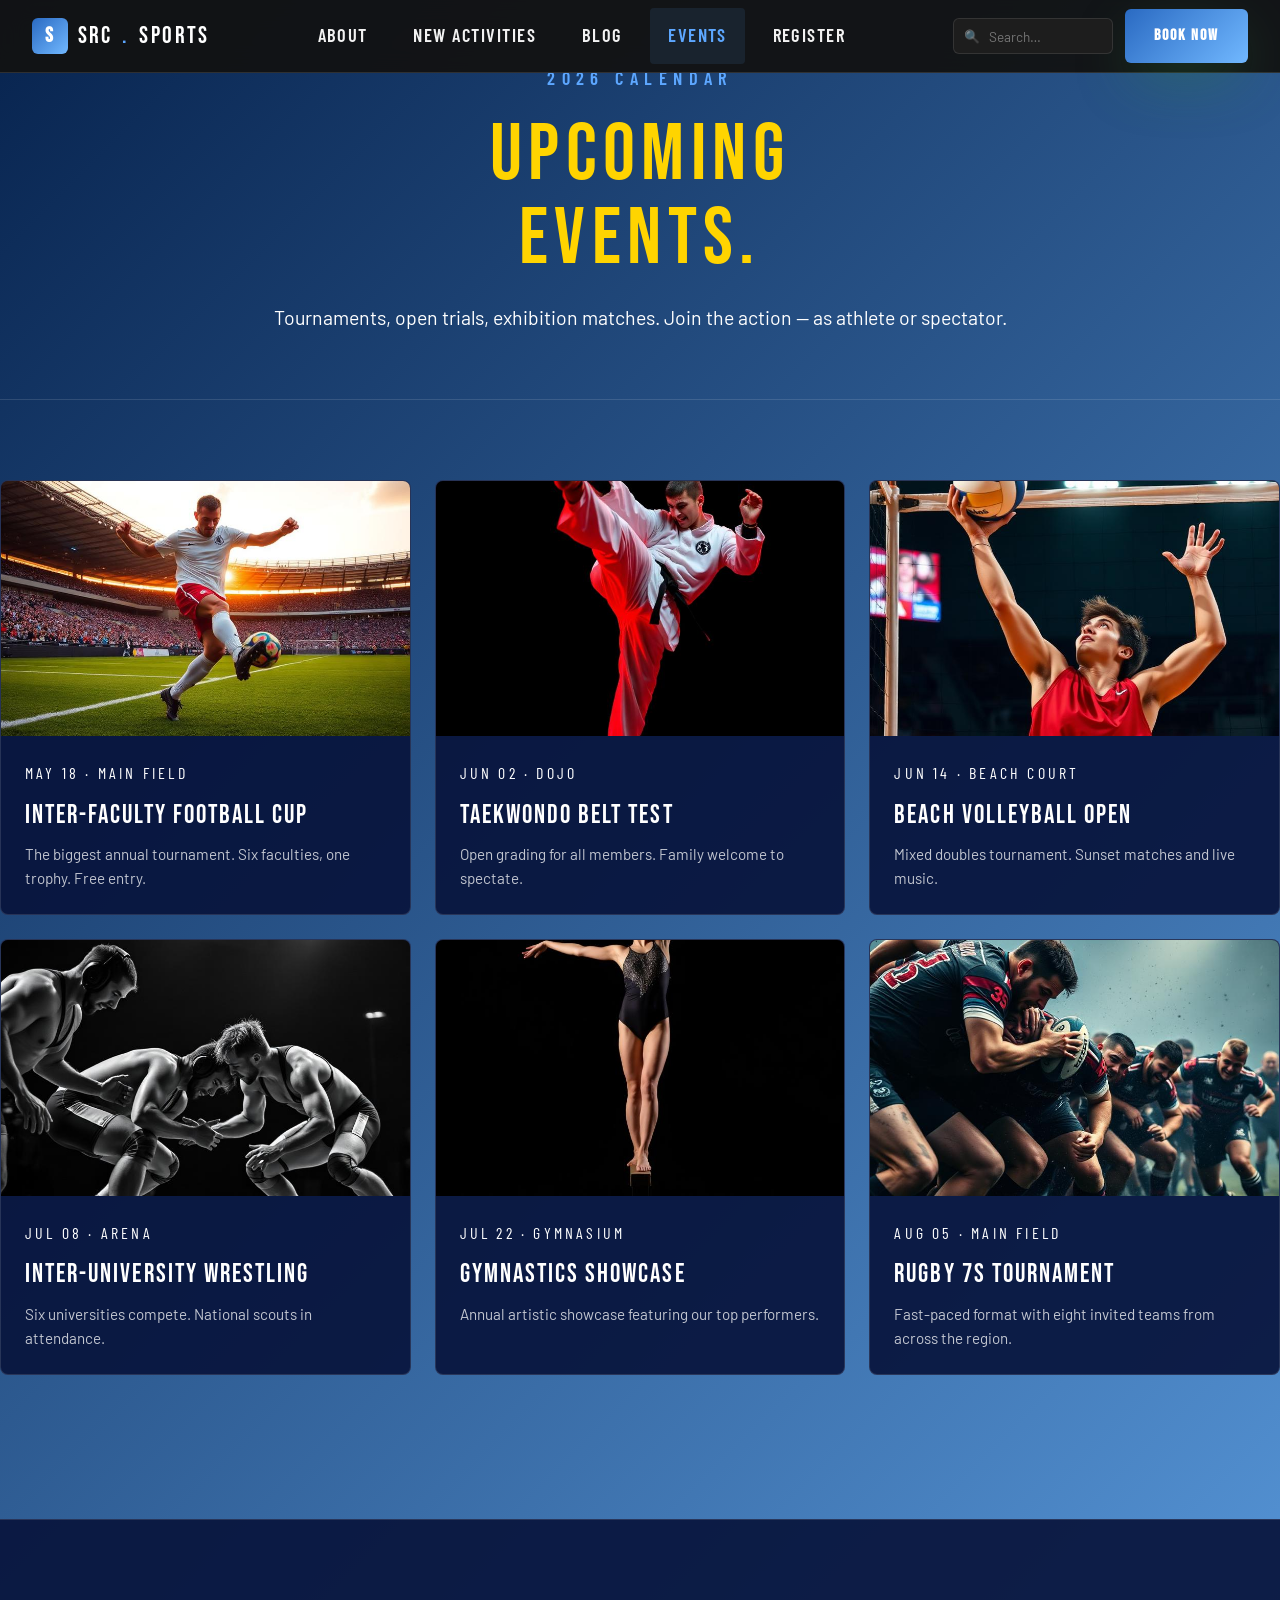
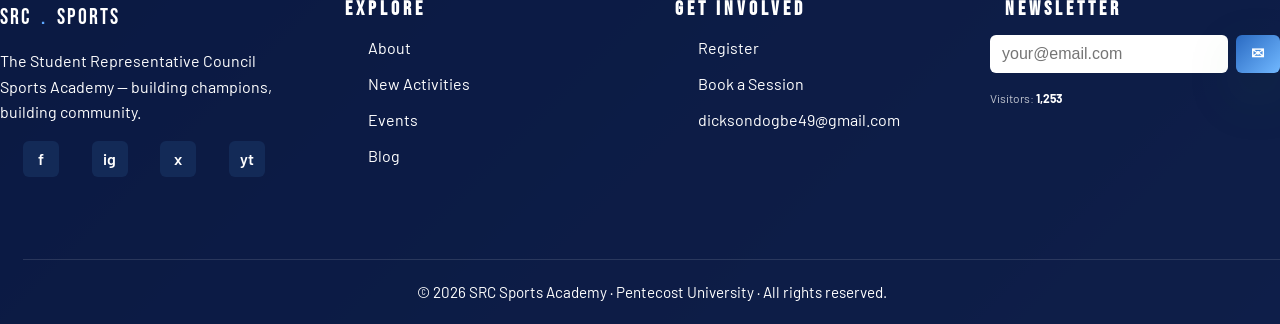
<file: events.html>
<!DOCTYPE html>
<html lang="en">
<head>
<meta charset="UTF-8"><meta name="viewport" content="width=device-width, initial-scale=1.0">
<title>Events — SRC Sports Academy</title>
<link rel="stylesheet" href="styles.css">
</head>
<body>

<header class="nav">
  <div class="container nav-inner">
    <a href="index.html" class="logo"><span class="logo-mark">S</span>SRC<span class="dot">.</span>SPORTS</a>
    <nav class="nav-links" aria-label="Primary navigation"><a href="about.html">About</a><a href="activities.html">New Activities</a><a href="blog.html">Blog</a><a href="events.html">Events</a><a href="register.html">Register</a></nav>
    <div class="nav-right"><form class="search-form search-box"><input type="search" placeholder="Search…" aria-label="Search site"></form><a href="book.html" class="btn btn-primary">Book Now</a><button class="hamburger" aria-label="Open menu" aria-expanded="false" aria-controls="mobile-menu">☰</button></div>
  </div>
  <div class="mobile-menu" id="mobile-menu"><a href="about.html">About</a><a href="activities.html">New Activities</a><a href="blog.html">Blog</a><a href="events.html">Events</a><a href="register.html">Register</a><a href="book.html" class="btn btn-primary">Book Now</a></div>
</header>

<main>
<section class="container page-header centered-header">
  <p class="eyebrow eyebrow-primary">2026 Calendar</p>
  <h1>UPCOMING<br>EVENTS.</h1>
  <p class="sub">Tournaments, open trials, exhibition matches. Join the action — as athlete or spectator.</p>
</section>

<section class="container block">
  <div class="card-grid cols-3">
    <div class="card"><img src="images/sport-football.jpg" alt=""><div class="card-body"><span class="tag">May 18 · Main Field</span><h3>Inter-Faculty Football Cup</h3><p>The biggest annual tournament. Six faculties, one trophy. Free entry.</p></div></div>
    <div class="card"><img src="images/sport-taekwondo.jpg" alt=""><div class="card-body"><span class="tag">Jun 02 · Dojo</span><h3>Taekwondo Belt Test</h3><p>Open grading for all members. Family welcome to spectate.</p></div></div>
    <div class="card"><img src="images/sport-volleyball.jpg" alt=""><div class="card-body"><span class="tag">Jun 14 · Beach Court</span><h3>Beach Volleyball Open</h3><p>Mixed doubles tournament. Sunset matches and live music.</p></div></div>
    <div class="card"><img src="images/sport-wrestling.jpg" alt=""><div class="card-body"><span class="tag">Jul 08 · Arena</span><h3>Inter-University Wrestling</h3><p>Six universities compete. National scouts in attendance.</p></div></div>
    <div class="card"><img src="images/sport-gymnastics.jpg" alt=""><div class="card-body"><span class="tag">Jul 22 · Gymnasium</span><h3>Gymnastics Showcase</h3><p>Annual artistic showcase featuring our top performers.</p></div></div>
    <div class="card"><img src="images/sport-rugby.jpg" alt=""><div class="card-body"><span class="tag">Aug 05 · Main Field</span><h3>Rugby 7s Tournament</h3><p>Fast-paced format with eight invited teams from across the region.</p></div></div>
  </div>
</section>
</main>

<footer class="footer">
  <div class="container footer-inner">
    <div>
      <div class="logo">SRC<span class="dot">.</span>SPORTS</div>
      <p class="footer-copy">The Student Representative Council Sports Academy — building champions, building community.</p>
      <div class="socials"><a href="#">f</a><a href="#">ig</a><a href="#">x</a><a href="#">yt</a></div>
    </div>
    <div><h4>Explore</h4><ul><li><a href="about.html">About</a></li><li><a href="activities.html">New Activities</a></li><li><a href="events.html">Events</a></li><li><a href="blog.html">Blog</a></li></ul></div>
    <div><h4>Get Involved</h4><ul><li><a href="register.html">Register</a></li><li><a href="book.html">Book a Session</a></li><li><a href="mailto:hello@srcsports.edu">dicksondogbe49@gmail.com</a></li></ul></div>
    <div>
      <h4>Newsletter</h4>
      <form class="newsletter"><label class="sr-only" for="newsletter-events">Email address</label><input id="newsletter-events" type="email" required placeholder="your@email.com"><button class="btn btn-primary" aria-label="Subscribe to newsletter">✉</button></form>
      <p class="visitor-info">Visitors: <span id="visitor-count">1,247</span></p>
    </div>
  </div>
  <div class="copyright">© 2026 SRC Sports Academy · Pentecost University · All rights reserved.</div>
</footer>

<script src="script.js"></script>
</body>
</html>
</file>
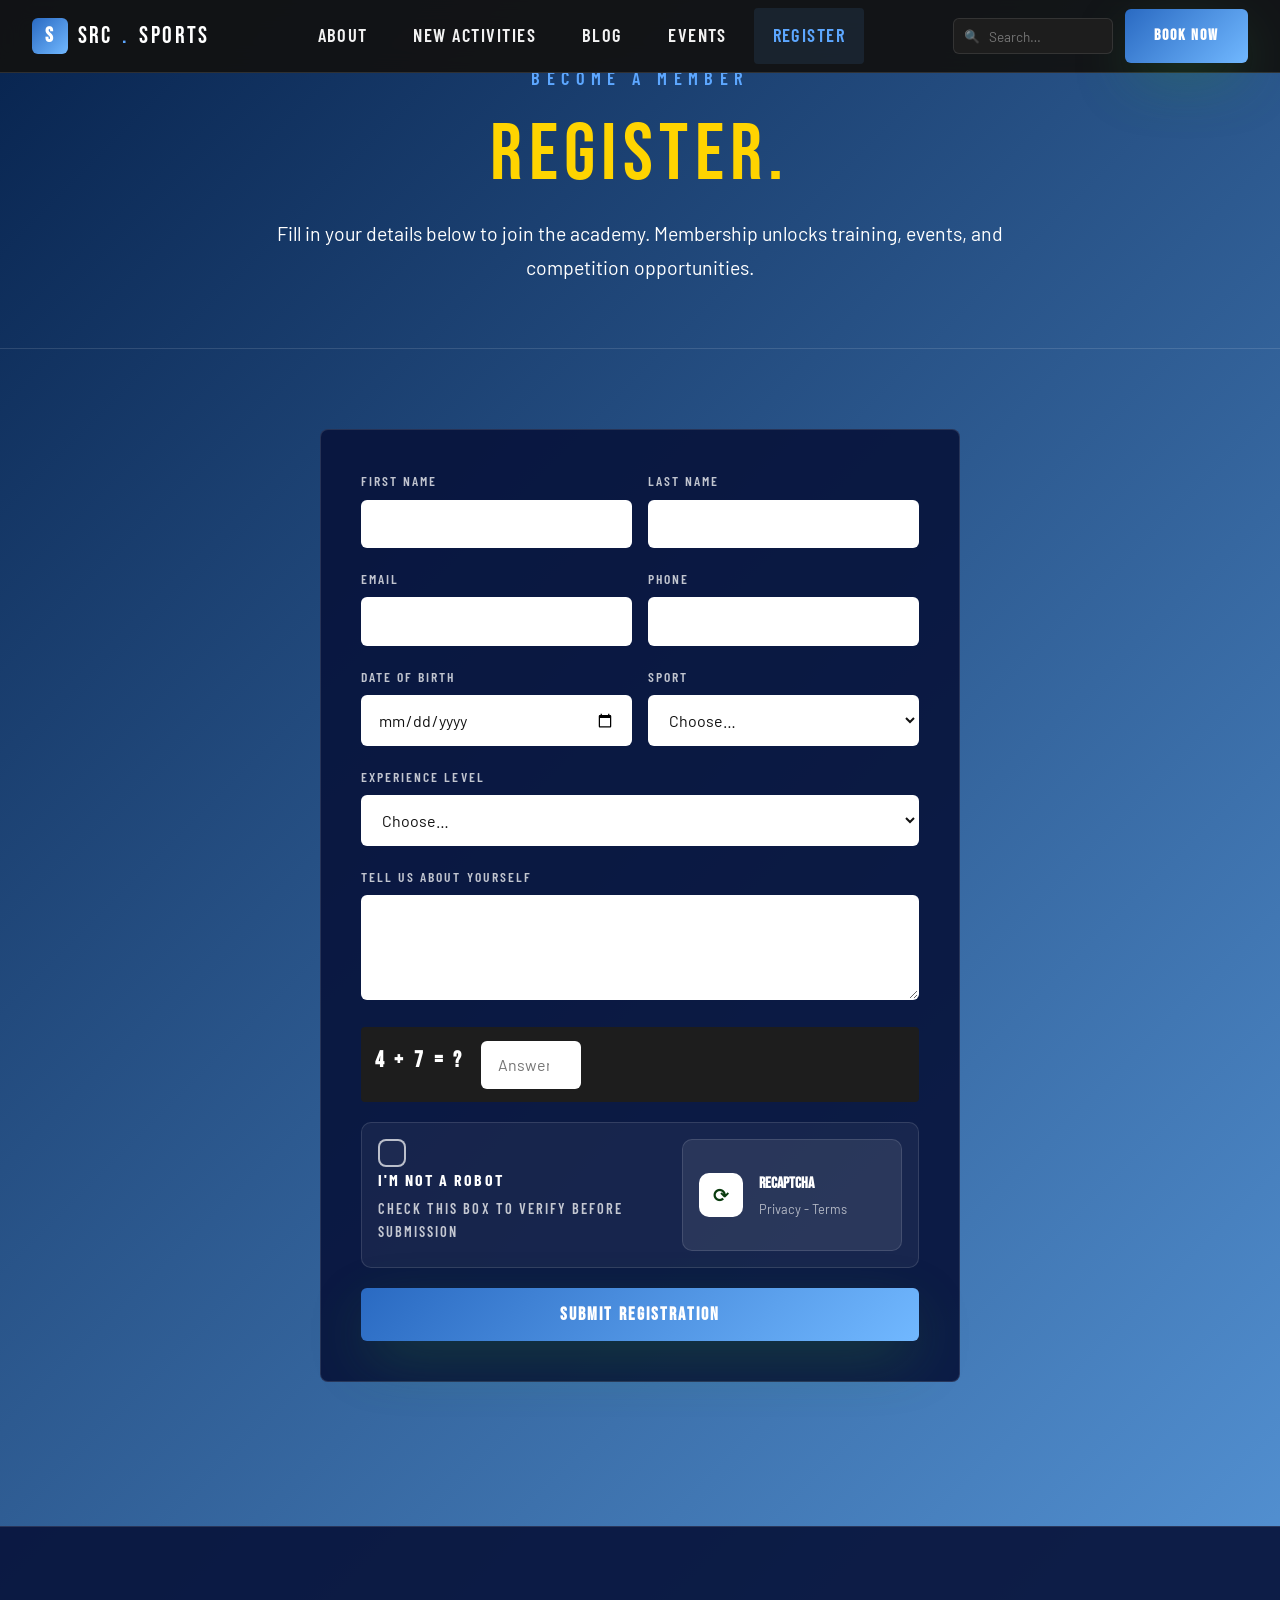
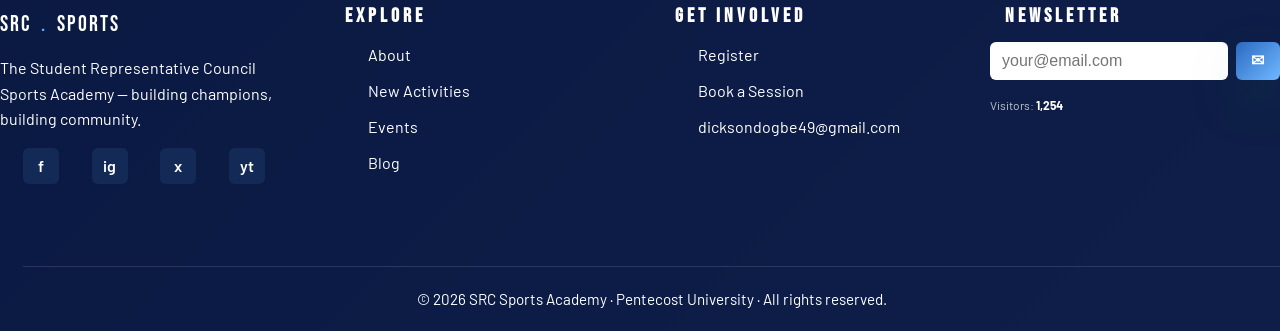
<file: register.html>
<!DOCTYPE html>
<html lang="en">
<head>
<meta charset="UTF-8"><meta name="viewport" content="width=device-width, initial-scale=1.0">
<title>Register — SRC Sports Academy</title>
<link rel="stylesheet" href="styles.css">
</head>
<body>

<header class="nav">
  <div class="container nav-inner">
    <a href="index.html" class="logo"><span class="logo-mark">S</span>SRC<span class="dot">.</span>SPORTS</a>
    <nav class="nav-links" aria-label="Primary navigation"><a href="about.html">About</a><a href="activities.html">New Activities</a><a href="blog.html">Blog</a><a href="events.html">Events</a><a href="register.html">Register</a></nav>
    <div class="nav-right"><form class="search-form search-box"><input type="search" placeholder="Search…" aria-label="Search site"></form><a href="book.html" class="btn btn-primary">Book Now</a><button class="hamburger" aria-label="Open menu" aria-expanded="false" aria-controls="mobile-menu">☰</button></div>
  </div>
  <div class="mobile-menu" id="mobile-menu"><a href="about.html">About</a><a href="activities.html">New Activities</a><a href="blog.html">Blog</a><a href="events.html">Events</a><a href="register.html">Register</a><a href="book.html" class="btn btn-primary">Book Now</a></div>
</header>

<main>
<section class="container page-header centered-header">
  <p class="eyebrow eyebrow-primary">Become A Member</p>
  <h1>REGISTER.</h1>
  <p class="sub">Fill in your details below to join the academy. Membership unlocks training, events, and competition opportunities.</p>
</section>

<section class="container block">
  <div id="reg-success" class="success success-message hidden">✓ Registration successful! We'll be in touch within 24 hours.</div>
  <form id="register-form" class="form" novalidate>
    <div class="row-2">
      <div class="form-row"><label for="first-name">First Name</label><input id="first-name" type="text" required autocomplete="given-name"></div>
      <div class="form-row"><label for="last-name">Last Name</label><input id="last-name" type="text" required autocomplete="family-name"></div>
    </div>
    <div class="row-2">
      <div class="form-row"><label for="register-email">Email</label><input id="register-email" type="email" required autocomplete="email"></div>
      <div class="form-row"><label for="register-phone">Phone</label><input id="register-phone" type="tel" required autocomplete="tel"></div>
    </div>
    <div class="row-2">
      <div class="form-row"><label for="dob">Date of Birth</label><input id="dob" type="date" required></div>
      <div class="form-row"><label for="register-sport">Sport</label>
        <select id="register-sport" required>
          <option value="">Choose…</option>
          <option>Wrestling</option><option>Taekwondo</option><option>Judo</option><option>Volleyball</option>
          <option>Football</option><option>Rugby</option><option>Ballet</option><option>Table Tennis</option>
          <option>Handball</option><option>Gymnastics</option>
        </select>
      </div>
    </div>
    <div class="form-row"><label for="experience-level">Experience Level</label>
      <select id="experience-level" required><option value="">Choose…</option><option>Beginner</option><option>Intermediate</option><option>Advanced</option></select>
    </div>
    <div class="form-row"><label for="bio">Tell us about yourself</label><textarea id="bio" rows="4"></textarea></div>
    <div class="captcha"><label class="q" id="captcha-q" for="captcha-input">? + ? = ?</label><input type="number" id="captcha-input" placeholder="Answer" required></div>
    <div class="robot-check-panel">
      <label class="robot-checkbox-label" for="robot-check">
        <input type="checkbox" id="robot-check" required>
        <span class="robot-checkbox"></span>
        <div>
          <div class="robot-title">I'm not a robot</div>
          <div class="robot-subtext">Check this box to verify before submission</div>
        </div>
      </label>
      <div class="robot-brand">
        <div class="robot-brand-icon">⟳</div>
        <div>
          <div class="robot-brand-title">reCAPTCHA</div>
          <div class="robot-footer">Privacy - Terms</div>
        </div>
      </div>
    </div>
    <button type="submit" class="btn btn-primary btn-lg btn-full">Submit Registration</button>
  </form>
</section>
</main>

<footer class="footer">
  <div class="container footer-inner">
    <div>
      <div class="logo">SRC<span class="dot">.</span>SPORTS</div>
      <p class="footer-copy">The Student Representative Council Sports Academy — building champions, building community.</p>
      <div class="socials"><a href="#">f</a><a href="#">ig</a><a href="#">x</a><a href="#">yt</a></div>
    </div>
    <div><h4>Explore</h4><ul><li><a href="about.html">About</a></li><li><a href="activities.html">New Activities</a></li><li><a href="events.html">Events</a></li><li><a href="blog.html">Blog</a></li></ul></div>
    <div><h4>Get Involved</h4><ul><li><a href="register.html">Register</a></li><li><a href="book.html">Book a Session</a></li><li><a href="mailto:hello@srcsports.edu">dicksondogbe49@gmail.com</a></li></ul></div>
    <div>
      <h4>Newsletter</h4>
      <form class="newsletter"><label class="sr-only" for="newsletter-register">Email address</label><input id="newsletter-register" type="email" required placeholder="your@email.com"><button class="btn btn-primary" aria-label="Subscribe to newsletter">✉</button></form>
      <p class="visitor-info">Visitors: <span id="visitor-count">1,247</span></p>
    </div>
  </div>
  <div class="copyright">© 2026 SRC Sports Academy · Pentecost University · All rights reserved.</div>
</footer>

<script src="script.js"></script>
</body>
</html>
</file>
<file: styles.css>
@import url('https://fonts.googleapis.com/css2?family=Bebas+Neue&family=Barlow:wght@300;400;500;600;700;800;900&family=Barlow+Condensed:wght@400;600;700;800&display=swap');

:root{
  --bg:linear-gradient(135deg,#07234e,#5c9ee2);
  --card:rgba(8,20,60,.92);
  --muted:#132a57;
  --border:rgba(255,255,255,.12);
  --fg:#ffffff;
  --fg-dim:rgba(255,255,255,.75);
  --primary:#5da7ff;
  --primary-glow:#8dc7ff;
  --secondary:#ffffff;
  --grad-primary:linear-gradient(135deg,#2a6ac2,#71b8ff);
  --grad-hero:linear-gradient(120deg,rgba(4,22,58,.85) 0%,rgba(25,95,170,.45) 50%,rgba(133,190,255,.4) 100%);
  --shadow-bold:0 20px 60px -10px rgba(46,136,55,.45);
  --shadow-card:0 10px 30px -10px rgba(0,0,0,.45);
}
*{box-sizing:border-box;margin:0;padding:0}
html{scroll-behavior:smooth;-webkit-text-size-adjust:100%}
body{background:var(--bg);color:var(--fg);font-family:'Barlow',system-ui,sans-serif;line-height:1.6;-webkit-font-smoothing:antialiased;-moz-osx-font-smoothing:grayscale;min-height:100vh}
h1,h2,h3,h4,.display{font-family:'Bebas Neue',sans-serif;letter-spacing:.08em;line-height:.95;font-weight:400;text-transform:uppercase}
.condensed{font-family:'Barlow Condensed',sans-serif}
img{max-width:100%;display:block;height:auto}
a{color:inherit;text-decoration:none}
.sr-only{position:absolute;width:1px;height:1px;padding:0;margin:-1px;overflow:hidden;clip:rect(0,0,0,0);white-space:nowrap;border:0}
.container{max-width:1280px;margin:0 auto;padding:0 2rem}
.btn{display:inline-flex;align-items:center;justify-content:center;gap:.5rem;padding:0.9rem 1.8rem;font-family:'Bebas Neue',sans-serif;letter-spacing:.12em;font-size:1rem;border:none;cursor:pointer;border-radius:6px;transition:all .3s ease;text-transform:uppercase;font-weight:600}
.btn-primary{background:var(--grad-primary);color:#ffffff;box-shadow:var(--shadow-bold)}
.btn-primary:hover{opacity:.85;transform:translateY(-2px);box-shadow:0 25px 70px -10px rgba(46,136,55,.5)}
.btn-outline{background:rgba(0,0,0,.3);color:var(--fg);border:1.5px solid rgba(255,255,255,.25);backdrop-filter:blur(8px)}
.btn-outline:hover{border-color:var(--primary);color:var(--primary);background:rgba(93,167,255,.1)}
.btn-lg{padding:1rem 2rem;font-size:1.1rem}

.mobile-menu .btn{margin-top:1rem}
.eyebrow.eyebrow-primary{color:var(--primary)}
.footer .logo{font-size:1.4rem;margin-bottom:.75rem}
.newsletter{display:flex;gap:.5rem}
.newsletter input{flex:1;background:#ffffff;border:none;padding:.55rem .75rem;border-radius:6px;color:var(--fg);font-size:1rem;transition:all .2s}
.newsletter input:focus{outline:2px solid var(--primary);outline-offset:2px}
.newsletter button{padding:.55rem .9rem;border-radius:6px}
.visitor-info{font-size:.75rem;color:var(--fg-dim);margin-top:1rem}
#visitor-count{color:var(--secondary);font-weight:700}
.media h2{font-size:clamp(1.8rem,5vw,3rem);margin-bottom:1.25rem;line-height:1.1}
.media .media-copy{color:var(--fg-dim);font-size:1.1rem;margin-bottom:2rem;line-height:1.7}
.cta .cta-copy{margin-top:1.25rem;color:var(--fg-dim);font-size:1.1rem;max-width:500px;margin-left:auto;margin-right:auto;line-height:1.7}
.cta .btn{margin-top:2rem}
.btn-full{width:100%}
.success.hidden{display:none}
.success-message{max-width:640px;margin:0 auto 1.5rem}
.footer-copy{color:var(--fg-dim);font-size:.9rem;line-height:1.6}

/* NAV */
header.nav{position:fixed;top:0;left:0;right:0;z-index:50;background:rgba(18,18,18,.95);backdrop-filter:blur(12px);border-bottom:1px solid var(--border)}
.nav-inner{display:flex;align-items:center;justify-content:space-between;height:72px;gap:1rem}
.logo{display:flex;align-items:center;gap:.6rem;font-family:'Bebas Neue',sans-serif;font-size:1.5rem;letter-spacing:.1em;transition:opacity .2s}
.logo:hover{opacity:0.8}
.logo-mark{width:36px;height:36px;background:var(--grad-primary);display:grid;place-items:center;border-radius:6px;font-size:1.3rem;color:#ffffff;font-weight:700}
.logo .dot{color:var(--primary)}
.nav-links{display:flex;gap:.55rem;align-items:center}
.nav-links a{font-family:'Barlow Condensed',sans-serif;font-weight:600;text-transform:uppercase;letter-spacing:.08em;font-size:1.15rem;padding:.85rem 1.15rem;color:rgba(255,255,255,0.95);transition:color .3s,background .3s;border-radius:4px}
.nav-links a:hover,.nav-links a.active{color:var(--primary);background:rgba(93,167,255,.1)}
.nav-right{display:flex;align-items:center;gap:.75rem}
.search-box{position:relative}
.search-box input{background:#1d1d1d;border:1px solid rgba(255,255,255,.1);padding:.55rem .9rem .55rem 2.2rem;border-radius:6px;color:var(--fg);width:160px;font-family:inherit;font-size:.85rem;transition:width .3s,border-color .2s}
.search-box input:focus{outline:2px solid var(--primary);width:220px;border-color:var(--primary)}
.search-box::before{content:"🔍";position:absolute;left:.7rem;top:50%;transform:translateY(-50%);font-size:.8rem;opacity:.6}
.hamburger{display:none;background:none;border:none;color:var(--fg);font-size:1.6rem;cursor:pointer;padding:.5rem;transition:opacity .2s}
.hamburger:hover{opacity:0.8}
.mobile-menu{display:none;border-top:1px solid var(--border);background:var(--bg);padding:1rem 1.5rem;max-height:calc(100vh - 72px);overflow-y:auto}
.mobile-menu.open{display:block;animation:slideDown .3s ease-out}
.mobile-menu a{display:block;padding:1rem 0;font-family:'Barlow Condensed',sans-serif;text-transform:uppercase;font-weight:600;letter-spacing:.08em;font-size:1.1rem;color:rgba(255,255,255,0.95);transition:color .2s}
.mobile-menu a.active{color:var(--primary)}
@keyframes slideDown{from{opacity:0;transform:translateY(-10px)}to{opacity:1;transform:translateY(0)}}

/* HERO */
.hero{position:relative;height:100vh;min-height:500px;overflow:hidden;margin-top:-72px}
.hero img.bg,.hero video.bg{position:absolute;inset:0;width:100%;height:100%;object-fit:cover;z-index:0}
.hero iframe.bg{position:absolute;inset:0;width:100%;height:100%;border:none;z-index:0;background:#000}
.hero iframe.bg[src]{display:block}
.hero .overlay{position:absolute;inset:0;background:var(--grad-hero);z-index:1; height: fit-content ;}
.hero .overlay2{position:absolute;inset:0;background:rgba(18,18,18,.4);z-index:1}
.hero-content{position:relative;height:100%;display:flex;flex-direction:column;justify-content:flex-end;padding:6rem 0 4rem;z-index:2}
.eyebrow{font-family:'Barlow Condensed',sans-serif;text-transform:uppercase;letter-spacing:.35em;color:var(--secondary);font-size:1.15rem;margin-bottom:1.25rem;font-weight:600}
.hero h1{font-size:clamp(2.2rem,6vw,4.5rem);line-height:.85;letter-spacing:-.02em}
.hero h1 .accent{color:#ffd400;text-shadow:0 4px 20px rgba(255,212,0,.3)}
.hero p.lead{margin-top:1.25rem;max-width:600px;font-size:1.05rem;color:rgba(255, 255, 255, 0.92);line-height:1.7;letter-spacing:.02em}
.hero-actions{margin-top:1.75rem;display:flex;flex-wrap:wrap;gap:1rem}

/* MARQUEE */
.marquee{position:absolute;bottom:0;left:0;right:0;background:var(--primary);color:#ffffff;padding:.85rem 0;overflow:hidden;border-top:1px solid rgba(255,255,255,.2);border-bottom:1px solid rgba(255,255,255,.2);z-index:3}
.marquee-track{display:flex;gap:3rem;white-space:nowrap;animation:marquee 30s linear infinite;font-family:'Bebas Neue',sans-serif;font-size:1.4rem;letter-spacing:.15em}
.marquee-track span.star{color:var(--secondary)}
@keyframes marquee{from{transform:translateX(0)}to{transform:translateX(-50%)}}

/* PAGE HEADER */
.page-header{padding:4rem 0;border-bottom:1px solid var(--border)}
.page-header h1{font-size:clamp(2rem,6vw,4rem);line-height:1.05}
.page-header .sub{margin-top:1.25rem;font-size:1.22rem;color:#ffffff;max-width:640px;line-height:1.7}
.centered-header{display:flex;flex-direction:column;align-items:center;text-align:center}
.centered-header h1{color:#ffd400;font-size:clamp(2.5rem,7vw,5rem);line-height:1.05}
.centered-header .sub{max-width:760px;line-height:1.7}

/* SECTIONS */
section.block{padding:5rem 0}
.section-head{display:flex;flex-wrap:wrap;justify-content:space-between;align-items:flex-end;gap:1.5rem;margin-bottom:3rem}
.section-head h2{font-size:clamp(1.8rem,5vw,3.5rem)}
.section-head .small{font-family:'Barlow Condensed',sans-serif;text-transform:uppercase;letter-spacing:.3em;color:#ffffff;font-size:.95rem;margin-bottom:.6rem}
.section-head .more{color:var(--primary);font-family:'Barlow Condensed',sans-serif;font-weight:700;text-transform:uppercase;letter-spacing:.15em}

/* STATS */
.stats{display:grid;grid-template-columns:repeat(2,1fr);gap:1.5rem;padding:4rem 0;border-bottom:1px solid var(--border)}
.stat .num{font-family:'Bebas Neue',sans-serif;font-size:4.5rem;color:var(--primary);line-height:1}
.stat .lbl{font-family:'Barlow Condensed',sans-serif;text-transform:uppercase;letter-spacing:.2em;color:var(--fg-dim);margin-top:.25rem;font-size:.9rem}
@media(min-width:768px){.stats{grid-template-columns:repeat(4,1fr)}}

/* SPORTS GRID */
.sports-grid{display:grid;grid-template-columns:repeat(2,1fr);gap:.75rem}
@media(min-width:768px){.sports-grid{grid-template-columns:repeat(3,1fr)}}
@media(min-width:1024px){.sports-grid{grid-template-columns:repeat(5,1fr)}}
.sport-card{position:relative;aspect-ratio:3/4;overflow:hidden;border-radius:8px;cursor:pointer;transition:transform .3s}
.sport-card img{position:absolute;inset:0;width:100%;height:100%;object-fit:cover;transition:transform .5s}
.sport-card:hover{transform:scale(1.02)}
.sport-card:hover img{transform:scale(1.12)}
.sport-card .overlay{position:absolute;inset:0;background:linear-gradient(to top,var(--bg),rgba(255, 255, 255, 0.4) 50%,transparent)}
.sport-card .meta{position:absolute;inset:0;padding:1rem;display:flex;flex-direction:column;justify-content:flex-end}
.sport-card .tag{font-family:'Barlow Condensed',sans-serif;font-size:.7rem;color:var(--secondary);text-transform:uppercase;letter-spacing:.2em;font-weight:600}
.sport-card h3{font-size:1.6rem;margin-top:.25rem;line-height:1.1}

/* MEDIA SECTION */
.media{background:var(--card);padding:5rem 0}
.media-grid{display:grid;gap:3rem;align-items:center}
@media(min-width:1024px){.media-grid{grid-template-columns:1fr 1fr}}
.media iframe,.media video{width:100%;aspect-ratio:16/9;border:none;border-radius:4px;box-shadow:var(--shadow-card)}
.media video{min-height:600px}
.pdf-section .media-grid{grid-template-columns:1fr;align-items:start}
.pdf-section .pdf-wrapper{width:100%}
.pdf-section iframe{width:100%;height:1000px;min-height:1000px;max-width:100%}

/* LOCATION SECTION */
.location-section{background:var(--card);padding:5rem 0}
.location-grid{display:grid;gap:3rem;align-items:center}
@media(min-width:1024px){.location-grid{grid-template-columns:1fr 1fr}}
.location-info{display:flex;flex-direction:column;gap:1.25rem}
.location-info h3{font-size:1.8rem;margin-bottom:0.5rem;line-height:1.1}
.location-info p{font-size:1rem;color:rgba(255,255,255,.9);line-height:1.7;margin:0}
.location-info strong{color:#ffffff;font-weight:600}
.location-info a{color:var(--primary);text-decoration:none;transition:color .3s}
.location-info a:hover{color:var(--primary-glow);text-decoration:underline}
.location-map{width:100%;border-radius:8px;overflow:hidden;box-shadow:var(--shadow-card)}
.location-map{background:var(--bg);padding:1.5rem;border-radius:12px;border:1px solid var(--border);box-shadow:0 8px 32px rgba(0,0,0,.3)}
.location-map iframe{width:100%;height:450px;border:none;border-radius:8px;display:block}

/* CTA */
.cta{padding:5rem 0;text-align:center;position:relative}
.cta h2{font-size:clamp(2rem,6vw,4rem);line-height:1.05;letter-spacing:-.02em}
.cta h2 .accent{color:var(--primary);text-shadow:0 4px 20px rgba(93,167,255,.2)}

/* CARDS (about, blog, events) */
.card-grid{display:grid;gap:1.5rem;grid-template-columns:1fr}
@media(min-width:768px){.card-grid{grid-template-columns:repeat(2,1fr)}}
@media(min-width:1024px){.card-grid.cols-3{grid-template-columns:repeat(3,1fr)}}
.card{background:var(--card);border:1px solid var(--border);border-radius:8px;overflow:hidden;transition:transform .3s,border-color .3s,box-shadow .3s}
.card:hover{transform:translateY(-6px);border-color:var(--primary);box-shadow:0 15px 40px -10px rgba(93,167,255,.2)}
.card img{width:100%;aspect-ratio:16/10;object-fit:cover}
.card-body{padding:1.5rem}
.card .tag{color:var(--secondary);font-family:'Barlow Condensed',sans-serif;text-transform:uppercase;letter-spacing:.2em;font-size:1rem;display:inline-block;margin-bottom:0.5rem}
.card h3{font-size:1.6rem;margin:.5rem 0 .75rem 0;line-height:1.1}
.card p{color:var(--fg-dim);font-size:.95rem;line-height:1.6}

/* FORMS */
.form{max-width:640px;margin:0 auto;background:var(--card);padding:2.5rem;border-radius:8px;border:1px solid var(--border)}
.form-row{margin-bottom:1.25rem}
.form label{display:block;font-family:'Barlow Condensed',sans-serif;text-transform:uppercase;letter-spacing:.15em;font-size:.85rem;margin-bottom:.5rem;color:var(--fg-dim);font-weight:600}
.form input,.form select,.form textarea{width:100%;background:#ffffff;border:1.5px solid rgba(255,255,255,.15);color:#111;padding:.85rem 1rem;border-radius:6px;font-family:inherit;font-size:1rem;transition:all .2s}
.form input:focus,.form select:focus,.form textarea:focus{outline:2px solid var(--primary);outline-offset:2px;border-color:var(--primary)}
.form select option{color:#111}
.form .row-2{display:grid;gap:1rem;grid-template-columns:1fr}
@media(min-width:640px){.form .row-2{grid-template-columns:1fr 1fr}}
.captcha{display:flex;align-items:center;gap:1rem;background:#1d1d1d;padding:.85rem;border-radius:4px;margin-bottom:1.25rem}
.captcha .q{font-family:'Bebas Neue',sans-serif;font-size:1.4rem;color:var(--secondary)}
.captcha input{max-width:100px}
.robot-check-panel{display:flex;justify-content:space-between;flex-wrap:wrap;gap:1rem;background:rgba(255,255,255,.05);border:1px solid rgba(255,255,255,.12);border-radius:10px;padding:1rem;margin-bottom:1.25rem}
.robot-checkbox-label{display:flex;align-items:flex-start;gap:.9rem;flex:1;cursor:pointer}
.robot-checkbox-label input{position:absolute;opacity:0;width:0;height:0}
.robot-checkbox{width:28px;height:28px;border:2px solid rgba(255,255,255,.7);border-radius:8px;display:grid;place-items:center;transition:all .2s ease;background:rgba(255,255,255,.03)}
.robot-checkbox-label input:checked + .robot-checkbox{background:var(--primary);border-color:var(--primary)}
.robot-checkbox-label input:checked + .robot-checkbox::after{content:'✓';color:#ffffff;font-size:1rem}
.robot-title{font-family:'Barlow Condensed',sans-serif;font-weight:700;font-size:1rem;color:#ffffff}
.robot-subtext{font-size:.9rem;color:rgba(255,255,255,.75);margin-top:.25rem}
.robot-brand{display:flex;align-items:center;gap:1rem;background:rgba(255,255,255,.08);padding:.8rem 1rem;border-radius:10px;border:1px solid rgba(255,255,255,.12);min-width:220px}
.robot-brand-icon{width:44px;height:44px;background:#ffffff;color:#0a3c0f;display:grid;place-items:center;font-size:1.2rem;font-weight:700;border-radius:10px}
.robot-brand-title{font-family:'Bebas Neue',sans-serif;font-size:1rem;color:#ffffff;font-weight:700}
.robot-footer{font-size:.8rem;color:rgba(255,255,255,.65);margin-top:.2rem}
.success{background:rgba(76,175,80,.15);border:1px solid #4caf50;color:#a5d6a7;padding:1rem;border-radius:4px;margin-bottom:1rem;text-align:center}

/* FOOTER */
footer{background:var(--card);border-top:1px solid var(--border);margin-top:4rem;color:#ffffff}
.footer-inner{display:grid;gap:2.5rem;padding:5rem 0;grid-template-columns:1fr}
@media(min-width:768px){.footer-inner{grid-template-columns:repeat(4,1fr);}}
.footer h4{font-family:'Bebas Neue',sans-serif;color:#ffffff;font-size:1.25rem;letter-spacing:.2em;margin-bottom:1rem;font-weight:600;margin-left:15px;}
.footer ul{list-style:none;margin-left:23px;}
.footer li{margin-bottom:.65rem;font-size:1rem;margin-left:15px;}
.footer li a{color:inherit;transition:color .3s}
.footer li a:hover{color:var(--primary)}
.footer-copy{color:#ffffff;font-size:1rem;line-height:1.6}
.socials{display:flex;gap:.6rem;margin-top:1rem}
.socials a{width:36px;margin-left:23px;height:36px;background:var(--muted);display:grid;place-items:center;border-radius:6px;transition:background .3s,transform .2s;color:#ffffff;font-weight:600}
.socials a:hover{background:var(--primary);transform:translateY(-2px)}
.copyright{margin-left:23px;border-top:1px solid var(--border);padding:1.25rem 0;text-align:center;font-size:.95rem;color:#ffffff;line-height:1.6}

/* RESPONSIVE */
@media(max-width:1024px){
  .nav-links,.nav-right .search-box,.nav-right .btn{display:none}
  .hamburger{display:block}
}

/* TABLET RESPONSIVE (768px - 1023px) */
@media(max-width:1024px){
  .container{padding:0 1.75rem;margin:0 auto}
  
  /* Hero */
  .hero{height:85vh;min-height:480px}
  .hero-content{padding:4.5rem 0 3rem}
  .hero h1{font-size:clamp(2rem,5vw,3rem);line-height:0.9}
  .hero p.lead{font-size:1rem;line-height:1.6}
  .hero-actions{gap:1rem}
  
  /* Nav */
  .nav-inner{height:68px}
  
  /* Section head */
  .section-head{gap:1.5rem;margin-bottom:3rem}
  .section-head h2{font-size:clamp(2rem,5vw,3rem)}
  
  /* Stats */
  .stats{gap:2rem;padding:3.5rem 0}
  .stat .num{font-size:3.5rem}
  
  /* Media section */
  .media{padding:4rem 0}
  .media-grid{gap:2.5rem}
  .media h2{font-size:clamp(1.8rem,5vw,2.8rem)}
  
  /* Location section */
  .location-section{padding:4rem 0}
  .location-map iframe{height:400px}
  
  /* CTA */
  .cta{padding:4rem 0}
  .cta h2{font-size:clamp(2rem,5vw,3rem)}
  
  /* Page header */
  .page-header{padding:3.5rem 0}
  .page-header h1{font-size:clamp(2rem,5vw,3.5rem)}
  
  /* Block sections */
  section.block{padding:4rem 0}
  
  /* Footer */
  .footer-inner{grid-template-columns:repeat(2,1fr);gap:3rem;padding:4rem 0}
  
  /* Cards */
  .card-grid{gap:1.5rem}
}

/* MOBILE RESPONSIVE (max 768px) */
@media(max-width:768px){
  body{padding:0 1rem}
  .container{padding:0 1.25rem;margin:0 auto}

  
  /* Hero */
  .hero{height:75vh;min-height:450px;margin-top:-72px}
  .hero-content{padding:4rem 0 2.5rem}
  .hero h1{font-size:clamp(1.8rem,5vw,2.8rem);line-height:0.95}
  .hero p.lead{font-size:0.95rem;line-height:1.6}
  .hero .eyebrow{font-size:0.9rem;margin-bottom:1rem}
  .hero-actions{flex-direction:column;gap:1rem}
  .hero-actions .btn{width:100%;text-align:center}
  .marquee-track{font-size:1.1rem;gap:2rem}
  
  
  /* Nav */
  .nav-inner{height:64px}
  .logo{font-size:1.2rem;gap:0.5rem}
  .logo-mark{width:32px;height:32px;font-size:1rem}
  
  /* Buttons */
  .btn{padding:0.9rem 1.6rem;font-size:0.95rem;gap:0.5rem}
  .btn-lg{padding:1rem 1.8rem;font-size:1rem}
  
  /* Section head */
  .section-head{flex-direction:column;align-items:flex-start;gap:1.5rem;margin-bottom:2.5rem}
  .section-head h2{font-size:clamp(1.8rem,5vw,2.8rem);line-height:1.1}
  .section-head .small{font-size:0.85rem;margin-bottom:0.5rem}
  .section-head .more{display:none}
  
  /* Stats */
  .stats{grid-template-columns:repeat(2,1fr);gap:1.5rem;padding:3rem 0;border:none}
  .stat .num{font-size:2.8rem}
  .stat .lbl{font-size:0.8rem;margin-top:0.35rem}
  
  /* Media section */
  .media{padding:3.5rem 0}
  .media-grid{gap:2rem;align-items:start}
  .media h2{font-size:clamp(1.6rem,5vw,2.4rem);margin-bottom:1rem;line-height:1.1}
  .media .media-copy{font-size:0.95rem;line-height:1.6;margin-bottom:1.25rem}
  .media iframe{border-radius:8px}
  
  /* Location section */
  .location-section{padding:3.5rem 0}
  .location-grid{gap:2rem}
  .location-map iframe{height:320px}
  
  /* CTA */
  .cta{padding:3.5rem 0}
  .cta h2{font-size:clamp(1.8rem,6vw,2.8rem);line-height:1.1}
  .cta .cta-copy{font-size:0.95rem;margin-top:1.25rem;line-height:1.6}
  
  /* Page header */
  .page-header{padding:3rem 0}
  .page-header h1{font-size:clamp(1.8rem,6vw,2.8rem);line-height:1.1}
  .page-header .sub{font-size:0.95rem;margin-top:1rem;line-height:1.6}
  .centered-header h1{font-size:clamp(1.8rem,6vw,3rem)}
  
  /* Block sections */
  section.block{padding:3.5rem 0}
  
  /* Footer */
.footer-inner{
  grid-template-columns:1fr;
  gap:2rem;
  padding:3rem 0;
  margin-left:20px;
}

.footer h4{
  font-size:1rem;
  margin-bottom:1rem;
  letter-spacing:.1em;
  margin-left:20px;
}

.footer li{
  font-size:0.9rem;
  margin-bottom:0.5rem;
  margin-left:20px;
}

.footer-copy{
  font-size:0.85rem;
  line-height:1.5;
  margin-left:20px;
}

.socials{
  gap:0.5rem;
  margin-top:1rem;
  margin-left:20px;
}

.socials a{
  width:36px;
  height:36px;
  font-size:0.9rem;
}

.copyright{
  font-size:0.85rem;
  padding:1rem 0;
  margin-left:20px;
}
  
  /* Forms */
  .form{padding:1.75rem;border-radius:8px}
  .form-row{margin-bottom:1.25rem}
  .form label{font-size:0.85rem;margin-bottom:0.5rem}
  .form input,.form select,.form textarea{padding:0.85rem 1rem;font-size:1rem;border-radius:6px}
  
  /* Cards */
  .card-grid{gap:1.25rem;grid-template-columns:1fr}
  .card-body{padding:1.25rem}
  .card h3{font-size:1.3rem;margin:.4rem 0 .6rem 0}
  .card p{font-size:0.9rem;line-height:1.5}
  .card .tag{font-size:0.75rem}
  
  /* Sports grid */
  .sports-grid{gap:0.75rem}
  .sport-card h3{font-size:1.4rem}
}

/* SMALL MOBILE RESPONSIVE (480px - 767px) */
@media(max-width:480px){
  body{padding:0 0.75rem;font-size:16px}
  .container{padding:0 1rem;margin:0 auto}
  
  /* Hero */
  .hero{height:65vh;min-height:400px;margin-top:-64px}
  .hero-content{padding:3.5rem 0 2.5rem}
  .hero h1{font-size:clamp(1.6rem,5vw,2.6rem);line-height:0.95}
  .hero p.lead{font-size:0.9rem;line-height:1.5}
  .hero .eyebrow{font-size:0.85rem;margin-bottom:0.75rem;letter-spacing:.12em}
  .hero-actions{flex-direction:column;gap:0.8rem}
  .hero-actions .btn{width:100%;padding:0.8rem 1.2rem;font-size:0.9rem}
  .marquee-track{font-size:0.95rem;gap:1.5rem}
  
  /* Nav */
  .nav-inner{height:60px}
  .logo{font-size:1.1rem;gap:0.4rem}
  .logo-mark{width:30px;height:30px;font-size:0.95rem}
  
  /* Buttons */
  .btn{padding:0.8rem 1.4rem;font-size:0.9rem;gap:0.4rem;border-radius:6px}
  .btn-lg{padding:0.9rem 1.6rem;font-size:0.95rem}
  
  /* Section head */
  .section-head{flex-direction:column;align-items:flex-start;gap:1.25rem;margin-bottom:2rem}
  .section-head h2{font-size:clamp(1.6rem,5vw,2.4rem);line-height:1.1}
  .section-head .small{font-size:0.8rem;margin-bottom:0.4rem}
  
  /* Stats */
  .stats{grid-template-columns:1fr;gap:1.25rem;padding:2.5rem 0}
  .stat{text-align:center}
  .stat .num{font-size:2.2rem}
  .stat .lbl{font-size:0.75rem;margin-top:0.3rem}
  
  /* Media */
  .media{padding:3rem 0}
  .media-grid{gap:1.5rem}
  .media h2{font-size:clamp(1.4rem,5vw,2rem);margin-bottom:0.8rem;line-height:1.1}
  .media .media-copy{font-size:0.9rem;line-height:1.5;margin-bottom:1rem}
  .media iframe{border-radius:6px;min-height:240px}
  
  /* Location section */
  .location-section{padding:3rem 0}
  .location-grid{gap:1.5rem}
  .location-info h3{font-size:1.4rem;margin-bottom:0.4rem}
  .location-info p{font-size:0.9rem;line-height:1.5}
  .location-map iframe{height:300px}
  
  /* CTA */
  .cta{padding:3rem 0}
  .cta h2{font-size:clamp(1.4rem,5vw,2.2rem);line-height:1.1}
  .cta .cta-copy{font-size:0.9rem;margin-top:1rem;line-height:1.5}
  .cta .btn{margin-top:1.25rem}
  
  /* Page header */
  .page-header{padding:2.5rem 0}
  .page-header h1{font-size:clamp(1.5rem,5vw,2.2rem);line-height:1.1}
  .page-header .sub{font-size:0.9rem;margin-top:0.75rem;line-height:1.5}
  .centered-header h1{font-size:clamp(1.6rem,5vw,2.4rem)}
  
  /* Block */
  section.block{padding:3rem 0}
  
  /* Footer */
.footer-inner{
  gap:1.25rem;
  padding:2.5rem 0;
  margin-left:20px;
}

.footer h4{
  font-size:0.95rem;
  margin-bottom:0.75rem;
  margin-left:20px;
}

.footer li{
  font-size:0.85rem;
  margin-bottom:0.45rem;
  margin-left:20px;
}

.footer-copy{
  font-size:0.85rem;
  line-height:1.5;
  margin-left:20px;
}

.socials{
  gap:0.4rem;
  margin-top:1rem;
  margin-left:20px;
}

.socials a{
  width:34px;
  height:34px;
  font-size:0.85rem;
}

.copyright{
  font-size:0.8rem;
  padding:1rem 0;
  margin-left:20px;
}
  
  /* Forms */
  .form{padding:1.75rem;border-radius:6px}
  .form-row{margin-bottom:1.25rem}
  .form label{font-size:0.85rem;margin-bottom:0.5rem}
  .form input,.form select,.form textarea{padding:0.8rem 0.95rem;font-size:1rem;border-radius:6px}
  .form .row-2{grid-template-columns:1fr}
  
  /* Cards */
  .card-grid{gap:1rem}
  .card-body{padding:1rem}
  .card h3{font-size:1.2rem;margin:.4rem 0 .5rem 0}
  .card p{font-size:0.9rem;line-height:1.5}
  .card .tag{font-size:0.7rem}
  
  /* Newsletter */
  .newsletter{gap:0.4rem;flex-direction:column}
  .newsletter input{padding:0.65rem 0.75rem;font-size:1rem}
  .newsletter button{padding:0.65rem 0.9rem}
  .visitor-info{font-size:0.8rem;margin-top:0.75rem}
  
  /* Sports grid */
  .sports-grid{gap:0.6rem}
  .sport-card h3{font-size:1.2rem}
  .sport-card .tag{font-size:0.65rem}
}

/* EXTRA SMALL MOBILE (max 360px) */
@media(max-width:360px){
  body{padding:0 0.5rem}
  .container{padding:0 0.8rem}
  
  /* Hero */
  .hero{height:55vh;min-height:340px}
  .hero-content{padding:2.5rem 0 1.5rem}
  .hero h1{font-size:clamp(1.4rem,4.5vw,2.2rem);line-height:1}
  .hero p.lead{font-size:0.85rem;line-height:1.4}
  .hero .eyebrow{font-size:0.8rem;margin-bottom:0.6rem}
  .hero-actions .btn{font-size:0.85rem;padding:0.7rem 1rem;width:100%}
  .marquee-track{font-size:0.85rem;gap:1.2rem}
  
  /* Nav */
  .nav-inner{height:56px}
  .logo{font-size:1rem;gap:0.3rem}
  .logo-mark{width:28px;height:28px;font-size:0.9rem}
  
  /* Buttons */
  .btn{padding:0.7rem 1rem;font-size:0.85rem;letter-spacing:.05em}
  .btn-lg{padding:0.8rem 1.2rem;font-size:0.9rem}
  
  /* Section head */
  .section-head{gap:1rem;margin-bottom:1.5rem}
  .section-head h2{font-size:clamp(1.4rem,4vw,2rem);line-height:1.1}
  .section-head .small{font-size:0.75rem}
  
  /* Stats */
  .stats{grid-template-columns:1fr;gap:1rem;padding:2rem 0}
  .stat{text-align:center}
  .stat .num{font-size:2rem}
  .stat .lbl{font-size:0.7rem}
  
  /* Media */
  .media{padding:2.5rem 0}
  .media h2{font-size:clamp(1.2rem,4vw,1.8rem)}
  .media .media-copy{font-size:0.85rem;margin-bottom:0.8rem}
  .media iframe{min-height:200px}
  
  /* Location */
  .location-section{padding:2.5rem 0}
  .location-info h3{font-size:1.2rem}
  .location-info p{font-size:0.8rem}
  .location-map iframe{height:250px}
  
  /* CTA */
  .cta{padding:2.5rem 0}
  .cta h2{font-size:clamp(1.3rem,4vw,2rem)}
  .cta .cta-copy{font-size:0.85rem;margin-top:0.75rem}
  
  /* Page header */
  .page-header{padding:2rem 0}
  .page-header h1{font-size:clamp(1.3rem,4vw,1.8rem)}
  .page-header .sub{font-size:0.8rem}
  
  /* Block */
  section.block{padding:2.5rem 0}
  
  /* Footer */
/* Footer */
.footer-inner{
  gap:1rem;
  padding:2rem 0;
  margin-left:20px;
}

.footer h4{
  font-size:0.9rem;
  margin-bottom:0.5rem;
  letter-spacing:.05em;
  margin-left:20px;
}

.footer li{
  font-size:0.8rem;
  margin-bottom:0.3rem;
  margin-left:20px;
}

.footer-copy{
  font-size:0.8rem;
  margin-left:20px;
}

.socials{
  gap:0.35rem;
  margin-left:20px;
}

.socials a{
  width:30px;
  height:30px;
  font-size:0.75rem;
}

.copyright{
  font-size:0.75rem;
  padding:0.75rem 0;
  margin-left:20px;
}
  
  /* Forms */
  .form{padding:1.5rem;border-radius:6px}
  .form label{font-size:0.8rem;margin-bottom:0.4rem}
  .form input,.form select,.form textarea{padding:0.75rem 0.85rem;font-size:1rem}
  .form .row-2{grid-template-columns:1fr}
  
  /* Cards */
  .card-body{padding:0.9rem}
  .card h3{font-size:1.1rem;margin:.3rem 0 .4rem 0}
  .card p{font-size:0.85rem;line-height:1.4}
  
  /* Newsletter */
  .newsletter{flex-direction:column}
  .newsletter input{padding:0.6rem 0.7rem;font-size:1rem}
  
  /* Sports grid */
  .sports-grid{gap:0.5rem}
  .sport-card h3{font-size:1.1rem}
  
  /* Location section */
  .location-grid{gap:1rem}
  .location-info h3{font-size:1.4rem}
  .location-info p{font-size:0.85rem}
  .location-map iframe{height:280px}
}

.fade-up{opacity:0;transform:translateY(30px);animation:fadeUp .8s cubic-bezier(.65,0,.35,1) forwards}
.fade-up.d1{animation-delay:.1s}.fade-up.d2{animation-delay:.2s}.fade-up.d3{animation-delay:.3s}
@keyframes fadeUp{to{opacity:1;transform:translateY(0)}}
</file>
